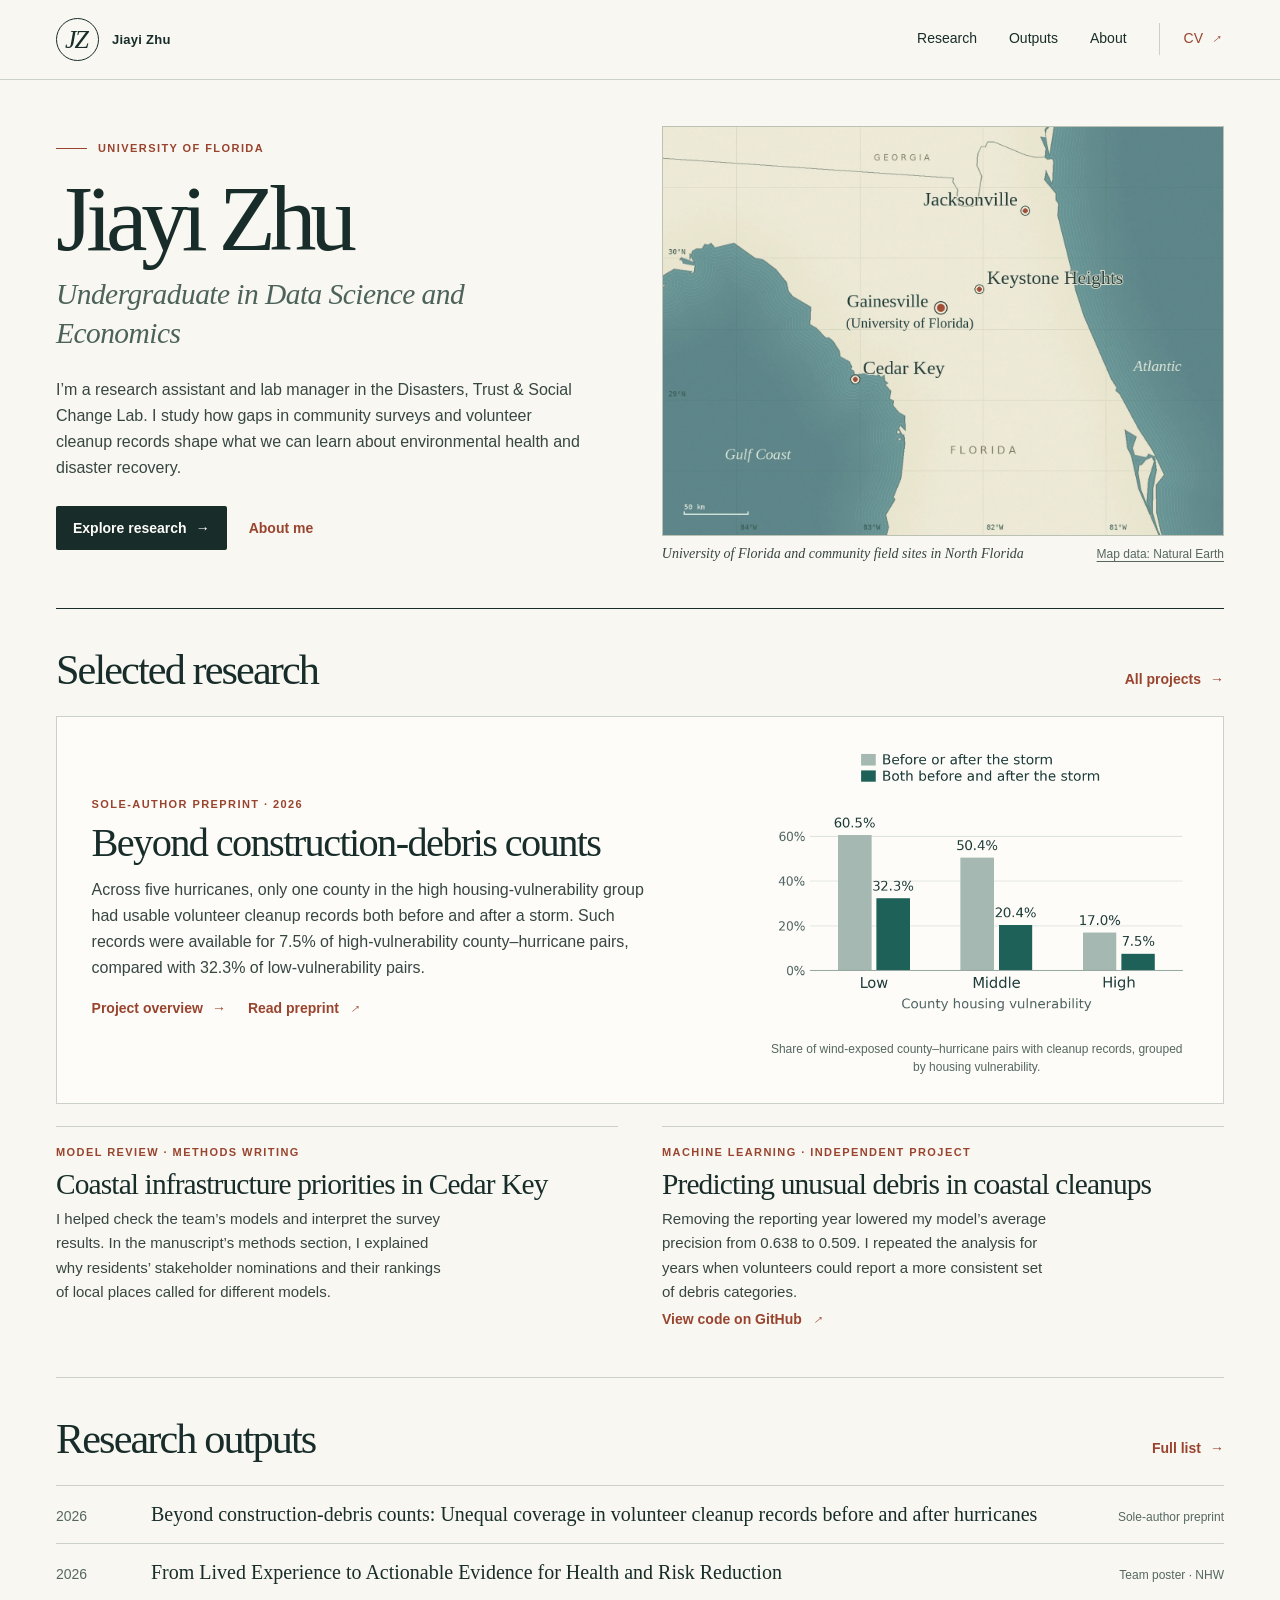
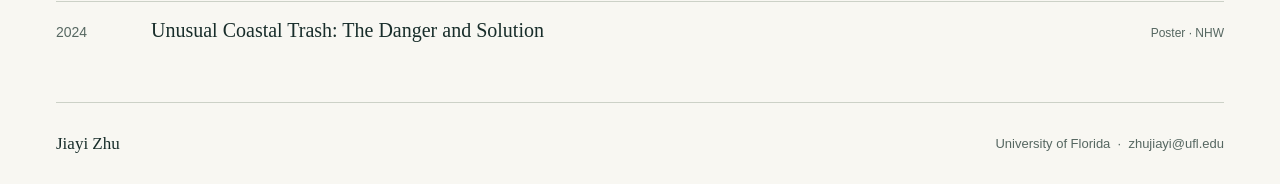
<file: index.html>
<!doctype html>
<html lang="en"><head><meta charset="utf-8"><meta name="viewport" content="width=device-width,initial-scale=1">
<title>Research portfolio | Jiayi Zhu</title><meta name="description" content="Jiayi Zhu studies how data quality shapes research on coastal communities, disaster recovery, and environmental health.">
<meta name="theme-color" content="#f8f7f2"><link rel="stylesheet" href="assets/site.css">
<meta property="og:type" content="website">
<meta property="og:url" content="https://jyz4396.github.io/">
<meta property="og:title" content="Jiayi Zhu | Research Portfolio">
<meta property="og:description" content="Research on coastal communities, disaster recovery, and environmental health at the University of Florida.">
<meta property="og:image" content="https://jyz4396.github.io/assets/portfolio-cover.png">
<meta property="og:image:type" content="image/png">
<meta property="og:image:width" content="1200">
<meta property="og:image:height" content="630">
<meta property="og:image:alt" content="Jiayi Zhu, Research Portfolio, University of Florida, alongside a map of North Florida field sites.">
<meta name="twitter:card" content="summary_large_image">
<meta name="twitter:title" content="Jiayi Zhu | Research Portfolio">
<meta name="twitter:description" content="Research on coastal communities, disaster recovery, and environmental health at the University of Florida.">
<meta name="twitter:image" content="https://jyz4396.github.io/assets/portfolio-cover.png">
<meta name="twitter:image:alt" content="Jiayi Zhu, Research Portfolio, University of Florida, alongside a map of North Florida field sites.">
</head>
<body><a class="skip" href="#main">Skip to content</a><header><div class="wrap top"><a href="index.html" class="brand" aria-label="Jiayi Zhu, home"><span class="monogram" aria-hidden="true">JZ</span><span class="brand-label">Jiayi Zhu</span></a><nav aria-label="Main navigation"><a href="research.html">Research</a><a href="outputs.html">Outputs</a><a href="about.html">About</a><a class="cv-link" href="assets/jiayi-zhu-cv.pdf">CV <span class="arrow ext" aria-hidden="true">→</span></a></nav></div></header>
<main id="main" class="wrap"><section class="hero" aria-labelledby="name"><div><div class="eyebrow">University of Florida</div><h1 id="name">Jiayi Zhu</h1><div class="field">Undergraduate in Data Science and Economics</div>
<p class="hero-copy">I’m a research assistant and lab manager in the Disasters, Trust &amp; Social Change Lab. I study how gaps in community surveys and volunteer cleanup records shape what we can learn about environmental health and disaster recovery.</p>
<div class="hero-actions"><a class="btn" href="research.html">Explore research<span class="arrow" aria-hidden="true">→</span></a><a class="text-link" href="about.html">About me</a></div></div>
<figure class="plate"><img class="hero-image" src="assets/coast.webp?v=uf-red" width="1440" height="1050" fetchpriority="high" alt="Map of North Florida. The red dot with an outer ring marks the University of Florida in Gainesville. The other red dots mark the community field sites in Cedar Key, Keystone Heights, and Jacksonville."><figcaption><span class="cap">University of Florida and community field sites in North Florida</span><a href="https://www.naturalearthdata.com/downloads/10m-cultural-vectors/10m-admin-1-states-provinces/">Map data: Natural Earth</a></figcaption></figure></section><section class="block"><div class="section-title"><h2>Selected research</h2><a class="text-link" href="research.html">All projects<span class="arrow" aria-hidden="true">→</span></a></div>
<article class="feature"><div><div class="kicker">Sole-author preprint · 2026</div><h3><a class="title-link" href="research/construction-debris.html">Beyond construction-debris counts</a></h3><p>Across five hurricanes, only one county in the high housing-vulnerability group had usable volunteer cleanup records both before and after a storm. Such records were available for 7.5% of high-vulnerability county–hurricane pairs, compared with 32.3% of low-vulnerability pairs.</p><div class="action-row"><a class="text-link" href="research/construction-debris.html">Project overview<span class="arrow" aria-hidden="true">→</span></a><a class="text-link" href="https://www.researchgate.net/publication/418260708_Beyond_construction-debris_counts_Unequal_coverage_in_volunteer_cleanup_records_before_and_after_hurricanes">Read preprint<span class="arrow ext" aria-hidden="true">→</span></a></div></div><figure class="fig-mini"><img src="assets/cleanup-coverage.png" alt="Percentage of wind-exposed county–hurricane pairs with a cleanup record before or after the storm, followed by the percentage with usable debris counts in both periods. Low vulnerability: 60.5% and 32.3%. Middle: 50.4% and 20.4%. High: 17.0% and 7.5%." width="1440" height="1008"><figcaption>Share of wind-exposed county–hurricane pairs with cleanup records, grouped by housing vulnerability.</figcaption></figure></article>
<figure class="plate mobile-study-map"><img class="hero-image" src="assets/coast.webp?v=uf-red" width="1440" height="1050" loading="lazy" alt="Map of North Florida. The red dot with an outer ring marks the University of Florida in Gainesville. The other red dots mark the community field sites in Cedar Key, Keystone Heights, and Jacksonville."><figcaption><span class="cap">University of Florida and community field sites in North Florida</span><a href="https://www.naturalearthdata.com/downloads/10m-cultural-vectors/10m-admin-1-states-provinces/">Map data: Natural Earth</a></figcaption></figure>
<div class="mini-grid"><article class="mini"><div class="kicker">Model review · Methods writing</div><h3><a class="title-link" href="research/cedar-key.html">Coastal infrastructure priorities in Cedar Key</a></h3><p>I helped check the team’s models and interpret the survey results. In the manuscript’s methods section, I explained why residents’ stakeholder nominations and their rankings of local places called for different models.</p></article><article class="mini"><div class="kicker">Machine learning · Independent project</div><h3><a class="title-link" href="research/unusual-debris-modeling.html">Predicting unusual debris in coastal cleanups</a></h3><p>Removing the reporting year lowered my model’s average precision from 0.638 to 0.509. I repeated the analysis for years when volunteers could report a more consistent set of debris categories.</p><a class="text-link" href="https://github.com/JYZ4396/unusual-coastal-trash-ml">View code on GitHub<span class="arrow ext" aria-hidden="true">→</span></a></article></div></section>
<section class="block"><div class="section-title"><h2>Research outputs</h2><a class="text-link" href="outputs.html">Full list<span class="arrow" aria-hidden="true">→</span></a></div>
<div class="pubrow"><div class="year">2026</div><a class="pubname" href="https://www.researchgate.net/publication/418260708_Beyond_construction-debris_counts_Unequal_coverage_in_volunteer_cleanup_records_before_and_after_hurricanes">Beyond construction-debris counts: Unequal coverage in volunteer cleanup records before and after hurricanes</a><span class="pub-type">Sole-author preprint</span></div><div class="pubrow"><div class="year">2026</div><a class="pubname" href="outputs.html#nhw-2026">From Lived Experience to Actionable Evidence for Health and Risk Reduction</a><span class="pub-type">Team poster · NHW</span></div><div class="pubrow"><div class="year">2024</div><a class="pubname" href="assets/nhw-2024-coastal-trash.pdf">Unusual Coastal Trash: The Danger and Solution</a><span class="pub-type">Poster · NHW</span></div></section></main><footer><div class="wrap"><strong>Jiayi Zhu</strong><span>University of Florida &nbsp;·&nbsp; <a href="mailto:zhujiayi@ufl.edu">zhujiayi@ufl.edu</a></span></div></footer></body></html>
</file>
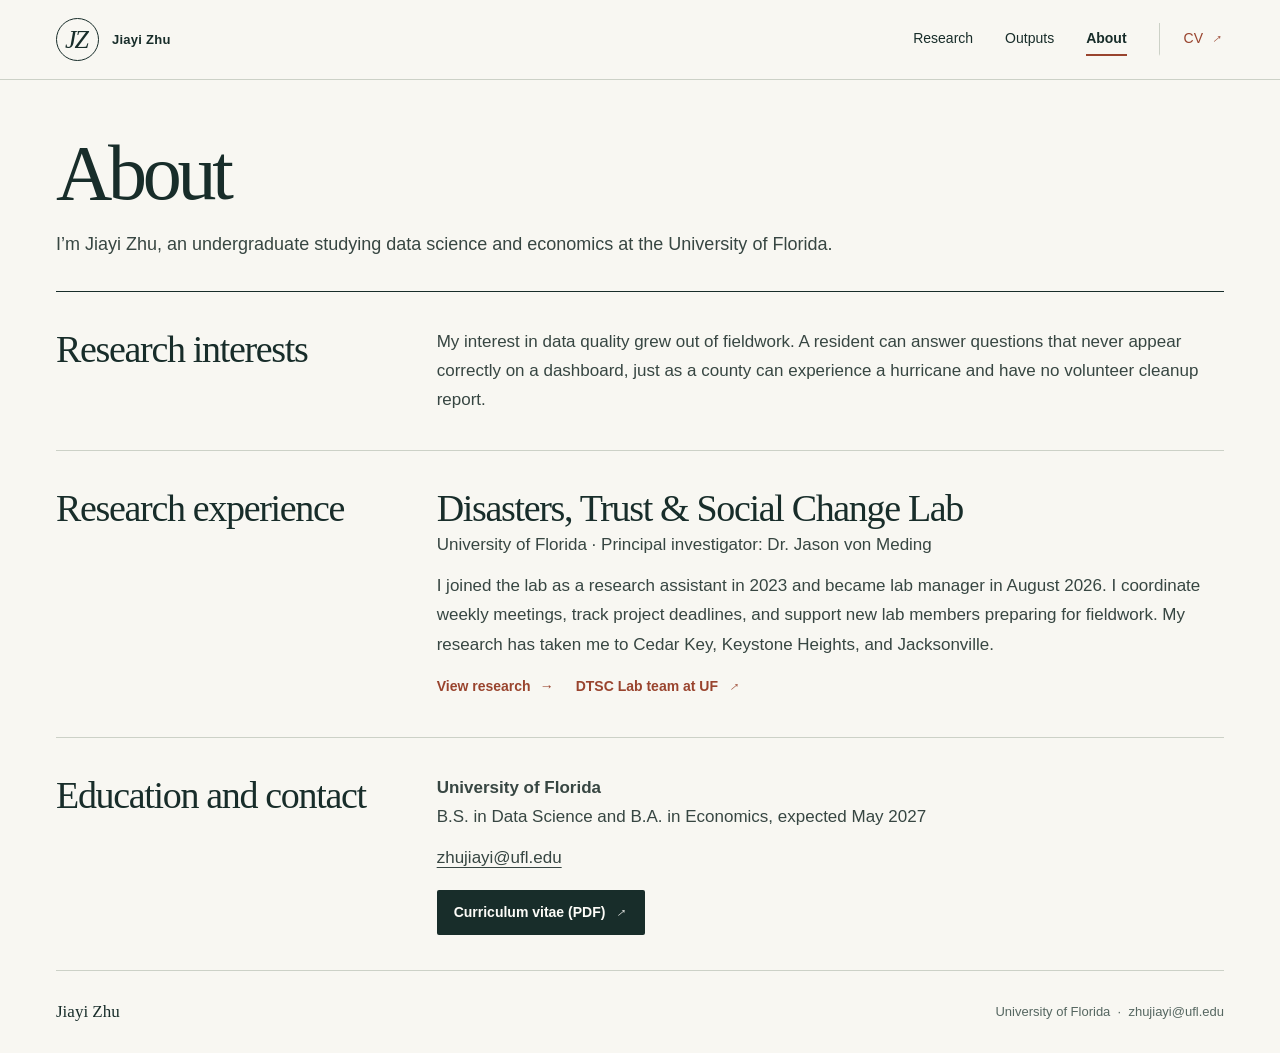
<file: about.html>
<!doctype html>
<html lang="en"><head><meta charset="utf-8"><meta name="viewport" content="width=device-width,initial-scale=1">
<title>About | Jiayi Zhu</title><meta name="description" content="Education, fieldwork, research experience, and curriculum vitae for Jiayi Zhu.">
<meta name="theme-color" content="#f8f7f2"><link rel="stylesheet" href="assets/site.css"></head>
<body><a class="skip" href="#main">Skip to content</a><header><div class="wrap top"><a href="index.html" class="brand" aria-label="Jiayi Zhu, home"><span class="monogram" aria-hidden="true">JZ</span><span class="brand-label">Jiayi Zhu</span></a><nav aria-label="Main navigation"><a href="research.html">Research</a><a href="outputs.html">Outputs</a><a href="about.html" aria-current="page">About</a><a class="cv-link" href="assets/jiayi-zhu-cv.pdf">CV <span class="arrow ext" aria-hidden="true">→</span></a></nav></div></header>
<main id="main" class="wrap"><div class="page-head"><h1>About</h1><p class="deck">I’m Jiayi Zhu, an undergraduate studying data science and economics at the University of Florida.</p></div>
<section class="indexgroup"><h2>Research interests</h2><div class="about-text"><p>My interest in data quality grew out of fieldwork. A resident can answer questions that never appear correctly on a dashboard, just as a county can experience a hurricane and have no volunteer cleanup report.</p></div></section>
<section class="indexgroup"><h2>Research experience</h2><div class="about-text"><h3 class="about-label">Disasters, Trust &amp; Social Change Lab</h3><p>University of Florida · Principal investigator: Dr. Jason von Meding</p><p>I joined the lab as a research assistant in 2023 and became lab manager in August 2026. I coordinate weekly meetings, track project deadlines, and support new lab members preparing for fieldwork. My research has taken me to Cedar Key, Keystone Heights, and Jacksonville.</p><div class="action-row" style="margin-block-start: 0.75rem">
  <a class="text-link" href="research.html">View research<span class="arrow" aria-hidden="true">→</span></a>
  <a class="text-link" href="https://dcp.ufl.edu/fiber/disasters-trust-and-social-change-lab/team/">DTSC Lab team at UF<span class="arrow ext" aria-hidden="true">→</span></a>
</div></div></section>
<section class="indexgroup"><h2>Education and contact</h2><div class="about-text"><p><strong>University of Florida</strong><br>B.S. in Data Science and B.A. in Economics, expected May 2027</p><p><a href="mailto:zhujiayi@ufl.edu">zhujiayi@ufl.edu</a></p><a class="btn" href="assets/jiayi-zhu-cv.pdf">Curriculum vitae (PDF)<span class="arrow ext" aria-hidden="true">→</span></a></div></section></main><footer><div class="wrap"><strong>Jiayi Zhu</strong><span>University of Florida &nbsp;·&nbsp; <a href="mailto:zhujiayi@ufl.edu">zhujiayi@ufl.edu</a></span></div></footer></body></html>
</file>
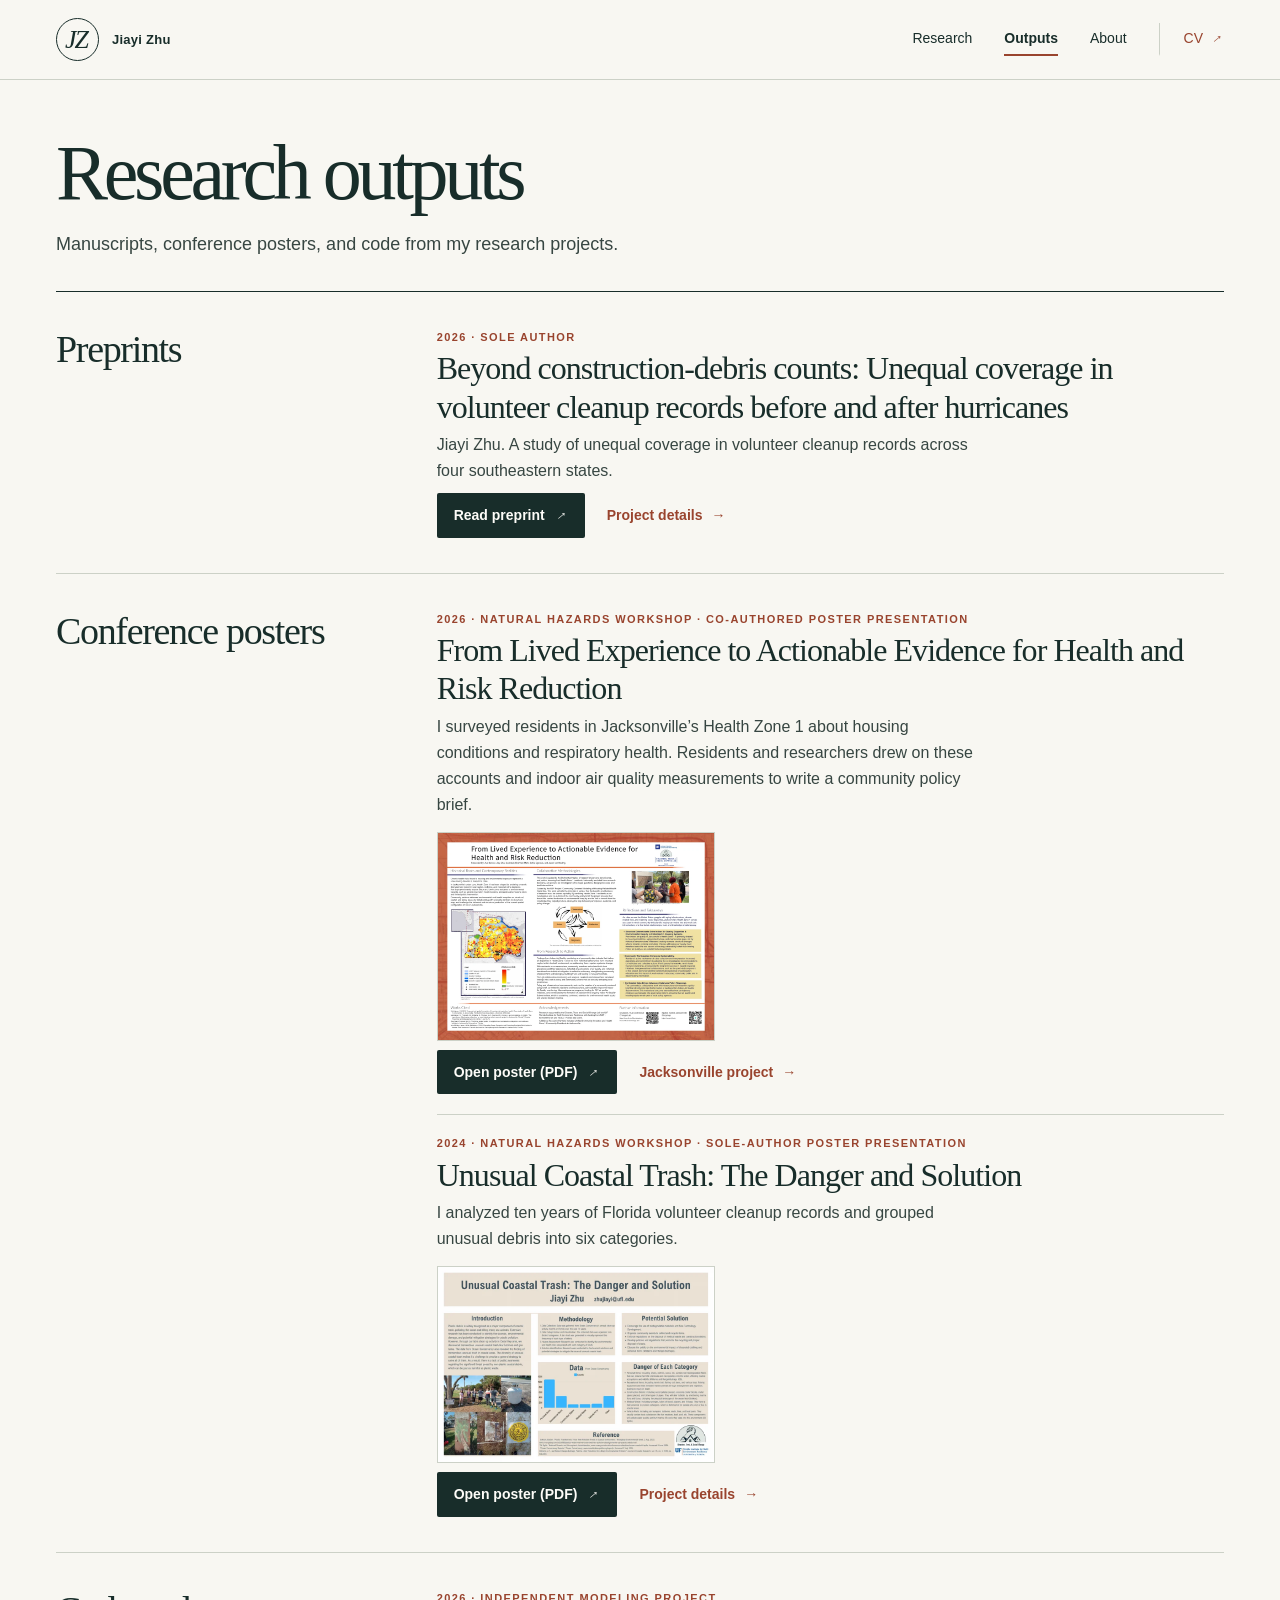
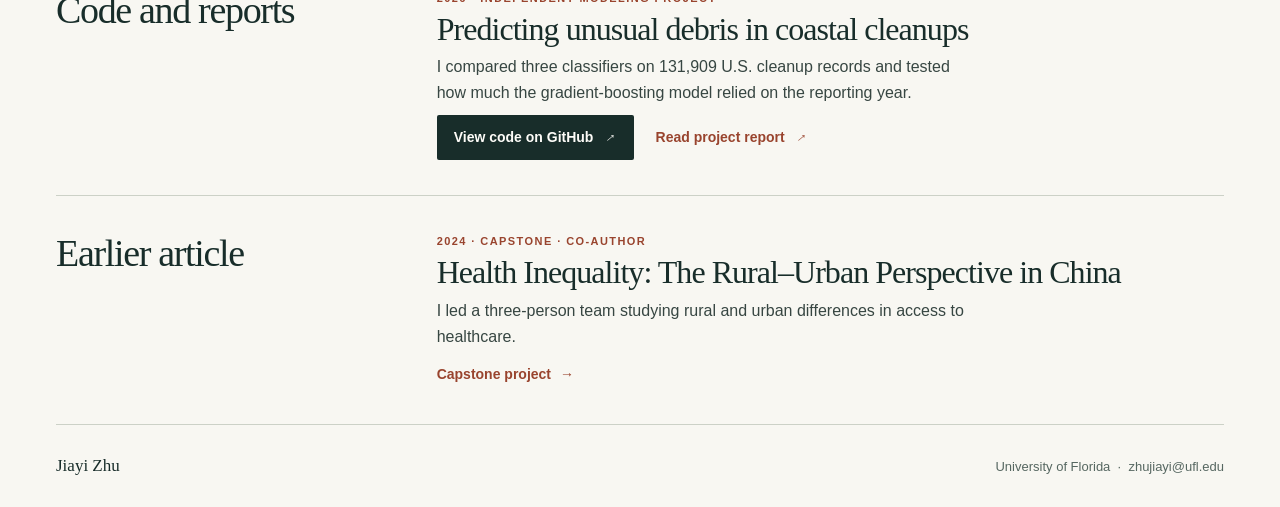
<file: outputs.html>
<!doctype html>
<html lang="en"><head><meta charset="utf-8"><meta name="viewport" content="width=device-width,initial-scale=1">
<title>Research outputs | Jiayi Zhu</title><meta name="description" content="Research preprint, Natural Hazards Workshop posters, machine learning code and report, and an earlier capstone article.">
<meta name="theme-color" content="#f8f7f2"><link rel="stylesheet" href="assets/site.css"></head>
<body><a class="skip" href="#main">Skip to content</a><header><div class="wrap top"><a href="index.html" class="brand" aria-label="Jiayi Zhu, home"><span class="monogram" aria-hidden="true">JZ</span><span class="brand-label">Jiayi Zhu</span></a><nav aria-label="Main navigation"><a href="research.html">Research</a><a href="outputs.html" aria-current="page">Outputs</a><a href="about.html">About</a><a class="cv-link" href="assets/jiayi-zhu-cv.pdf">CV <span class="arrow ext" aria-hidden="true">→</span></a></nav></div></header>
<main id="main" class="wrap"><div class="page-head"><h1>Research outputs</h1><p class="deck">Manuscripts, conference posters, and code from my research projects.</p></div><section class="outputgroup"><h2>Preprints</h2><div><article class="output" id="preprint"><div class="kicker">2026 · Sole author</div><h3>Beyond construction-debris counts: Unequal coverage in volunteer cleanup records before and after hurricanes</h3><p>Jiayi Zhu. A study of unequal coverage in volunteer cleanup records across four southeastern states.</p><div class="action-row"><a class="btn" href="https://www.researchgate.net/publication/418260708_Beyond_construction-debris_counts_Unequal_coverage_in_volunteer_cleanup_records_before_and_after_hurricanes">Read preprint<span class="arrow ext" aria-hidden="true">→</span></a><a class="text-link" href="research/construction-debris.html">Project details<span class="arrow" aria-hidden="true">→</span></a></div></article></div></section><section class="outputgroup"><h2>Conference posters</h2><div><article class="output" id="nhw-2026"><div class="kicker">2026 · Natural Hazards Workshop · Co-authored poster presentation</div><h3>From Lived Experience to Actionable Evidence for Health and Risk Reduction</h3>
<p>I surveyed residents in Jacksonville’s Health Zone 1 about housing conditions and respiratory health. Residents and researchers drew on these accounts and indoor air quality measurements to write a community policy brief.</p>
<a class="thumb" href="assets/nhw-2026-jacksonville.pdf"><img src="assets/nhw-2026-jacksonville.webp" alt="Open the Jacksonville Health Zone 1 poster (PDF)" width="1000" height="750" style="height:auto" loading="lazy"></a>
<div class="action-row"><a class="btn" href="assets/nhw-2026-jacksonville.pdf">Open poster (PDF)<span class="arrow ext" aria-hidden="true">→</span></a><a class="text-link" href="research/jacksonville.html">Jacksonville project<span class="arrow" aria-hidden="true">→</span></a></div></article><article class="output" id="nhw-2024"><div class="kicker">2024 · Natural Hazards Workshop · Sole-author poster presentation</div><h3>Unusual Coastal Trash: The Danger and Solution</h3><p>I analyzed ten years of Florida volunteer cleanup records and grouped unusual debris into six categories.</p><a class="thumb" href="assets/nhw-2024-coastal-trash.pdf"><img src="assets/nhw-2024-coastal-trash.webp" loading="lazy" alt="Open the original 2024 coastal trash poster PDF"></a><div class="action-row"><a class="btn" href="assets/nhw-2024-coastal-trash.pdf">Open poster (PDF)<span class="arrow ext" aria-hidden="true">→</span></a><a class="text-link" href="research/unusual-coastal-trash.html">Project details<span class="arrow" aria-hidden="true">→</span></a></div></article></div></section><section class="outputgroup"><h2>Code and reports</h2><div><article class="output" id="coastal-debris-ml"><div class="kicker">2026 · Independent modeling project</div><h3>Predicting unusual debris in coastal cleanups</h3><p>I compared three classifiers on 131,909 U.S. cleanup records and tested how much the gradient-boosting model relied on the reporting year.</p><div class="action-row"><a class="btn" href="https://github.com/JYZ4396/unusual-coastal-trash-ml">View code on GitHub<span class="arrow ext" aria-hidden="true">→</span></a><a class="text-link" href="https://github.com/JYZ4396/unusual-coastal-trash-ml/blob/main/reports/Report%20for%20Unusual%20Coastal%20Trash%20Machine%20Learning%20Project.pdf">Read project report<span class="arrow ext" aria-hidden="true">→</span></a></div></article></div></section><section class="outputgroup"><h2>Earlier article</h2><div><article class="output" id="china"><div class="kicker">2024 · Capstone · Co-author</div><h3>Health Inequality: The Rural–Urban Perspective in China</h3><p>I led a three-person team studying rural and urban differences in access to healthcare.</p><div class="action-row"><a class="text-link" href="research/rural-urban-health.html">Capstone project<span class="arrow" aria-hidden="true">→</span></a></div></article></div></section></main><footer><div class="wrap"><strong>Jiayi Zhu</strong><span>University of Florida &nbsp;·&nbsp; <a href="mailto:zhujiayi@ufl.edu">zhujiayi@ufl.edu</a></span></div></footer></body></html>
</file>
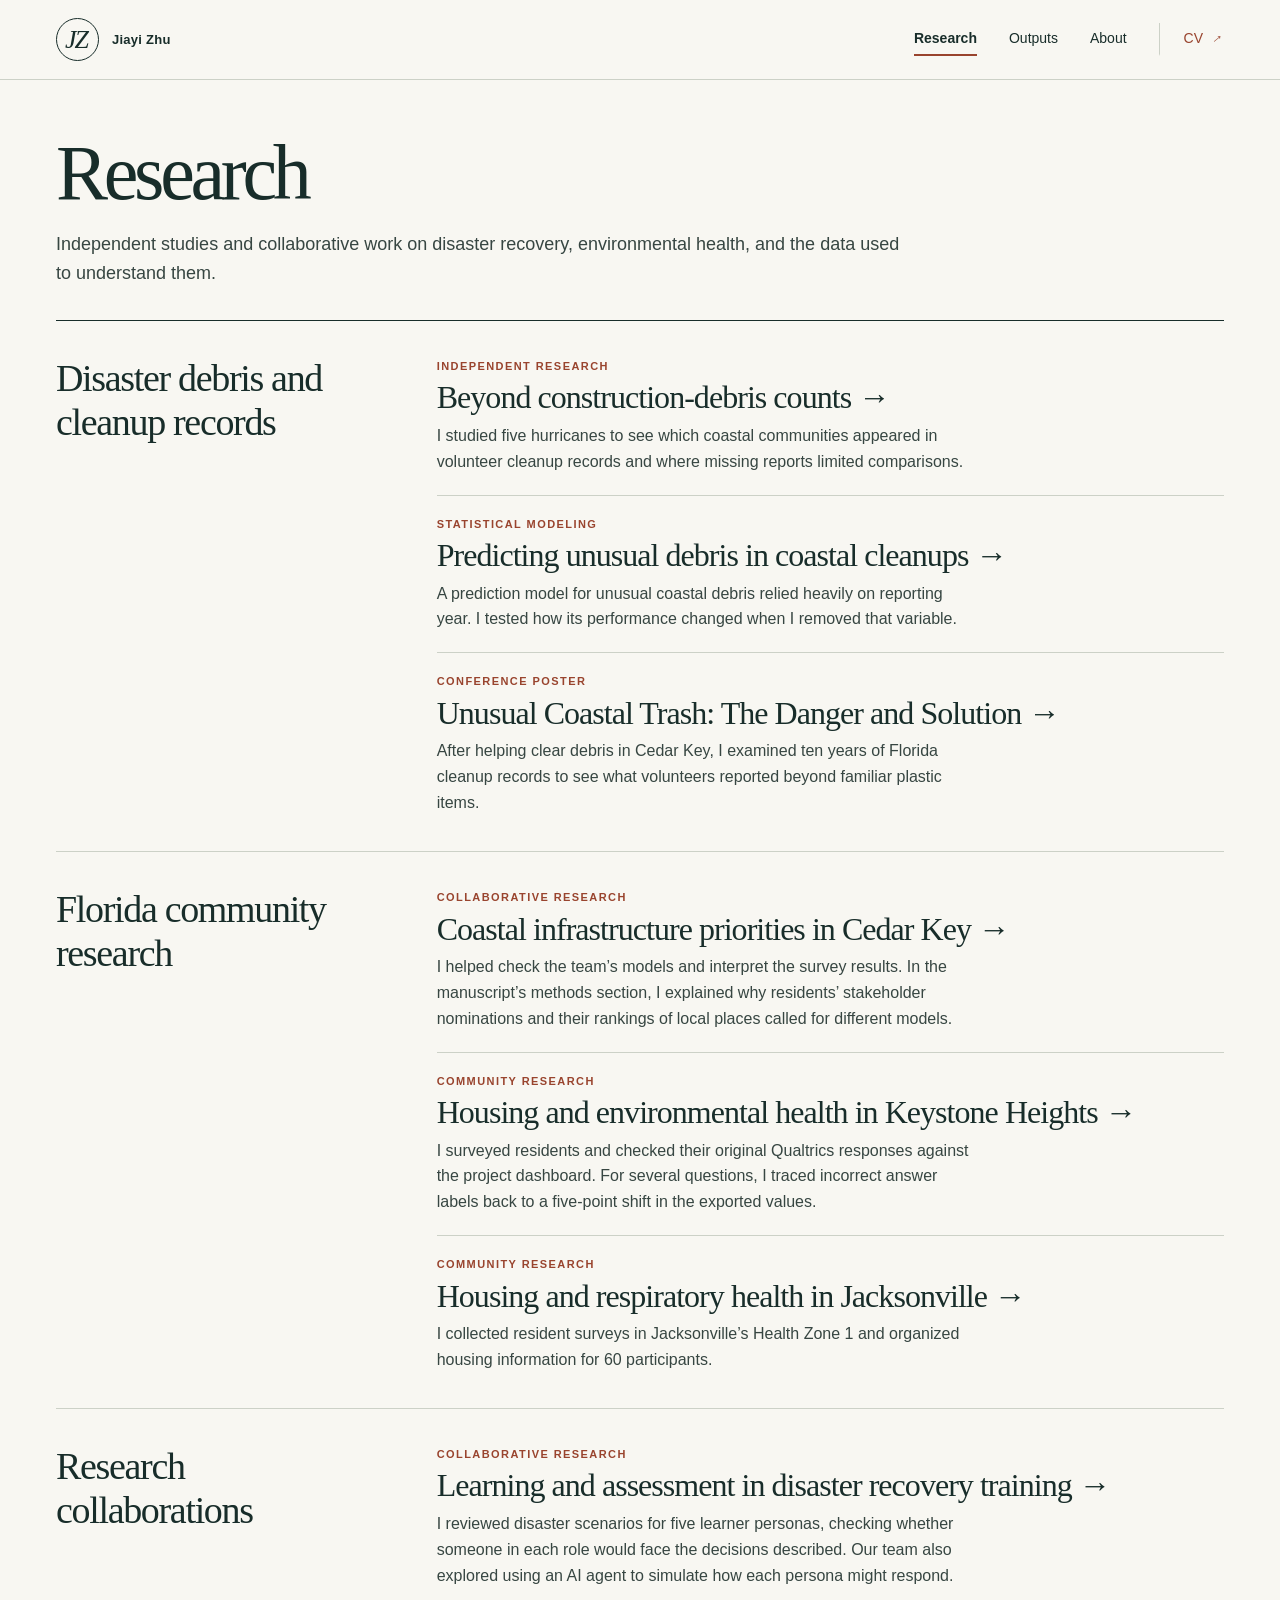
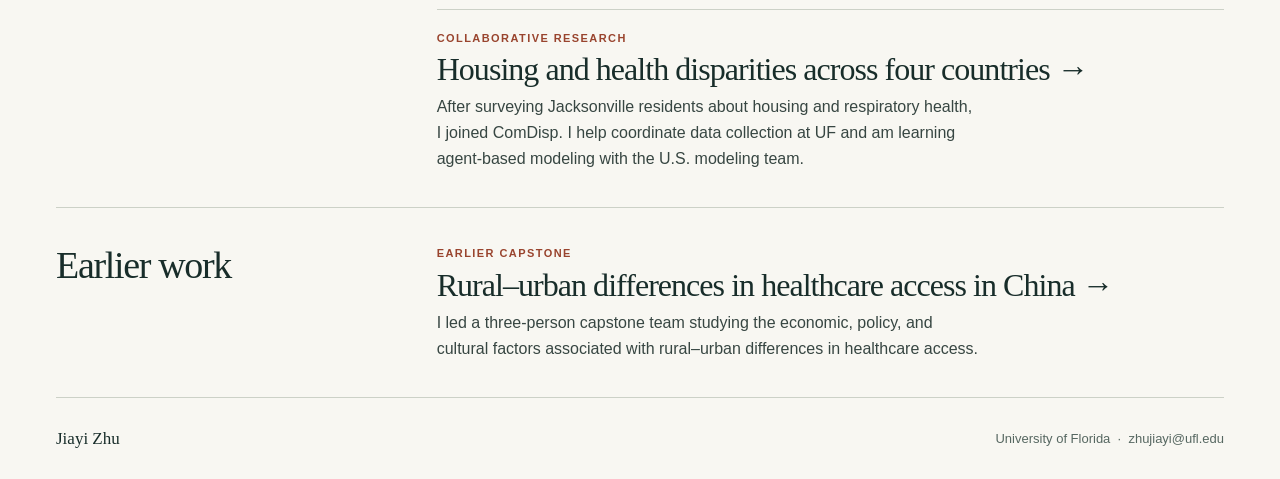
<file: research.html>
<!doctype html>
<html lang="en"><head><meta charset="utf-8"><meta name="viewport" content="width=device-width,initial-scale=1">
<title>Research | Jiayi Zhu</title><meta name="description" content="Research projects, methods, and individual contributions.">
<meta name="theme-color" content="#f8f7f2"><link rel="stylesheet" href="assets/site.css"></head>
<body><a class="skip" href="#main">Skip to content</a><header><div class="wrap top"><a href="index.html" class="brand" aria-label="Jiayi Zhu, home"><span class="monogram" aria-hidden="true">JZ</span><span class="brand-label">Jiayi Zhu</span></a><nav aria-label="Main navigation"><a href="research.html" aria-current="page">Research</a><a href="outputs.html">Outputs</a><a href="about.html">About</a><a class="cv-link" href="assets/jiayi-zhu-cv.pdf">CV <span class="arrow ext" aria-hidden="true">→</span></a></nav></div></header>
<main id="main" class="wrap"><div class="page-head"><h1>Research</h1><p class="deck">Independent studies and collaborative work on disaster recovery, environmental health, and the data used to understand them.</p></div><section class="indexgroup"><h2>Disaster debris and cleanup records</h2><div><article class="indexitem"><div class="kicker">Independent research</div><h3><a class="title-link" href="research/construction-debris.html">Beyond construction-debris counts<span class="arrow" aria-hidden="true">→</span></a></h3><p>I studied five hurricanes to see which coastal communities appeared in volunteer cleanup records and where missing reports limited comparisons.</p></article><article class="indexitem"><div class="kicker">Statistical modeling</div><h3><a class="title-link" href="research/unusual-debris-modeling.html">Predicting unusual debris in coastal cleanups<span class="arrow" aria-hidden="true">→</span></a></h3><p>A prediction model for unusual coastal debris relied heavily on reporting year. I tested how its performance changed when I removed that variable.</p></article><article class="indexitem"><div class="kicker">Conference poster</div><h3><a class="title-link" href="research/unusual-coastal-trash.html">Unusual Coastal Trash: The Danger and Solution<span class="arrow" aria-hidden="true">→</span></a></h3><p>After helping clear debris in Cedar Key, I examined ten years of Florida cleanup records to see what volunteers reported beyond familiar plastic items.</p></article></div></section><section class="indexgroup"><h2>Florida community research</h2><div><article class="indexitem"><div class="kicker">Collaborative research</div><h3><a class="title-link" href="research/cedar-key.html">Coastal infrastructure priorities in Cedar Key<span class="arrow" aria-hidden="true">→</span></a></h3><p>I helped check the team’s models and interpret the survey results. In the manuscript’s methods section, I explained why residents’ stakeholder nominations and their rankings of local places called for different models.</p></article><article class="indexitem"><div class="kicker">Community research</div><h3><a class="title-link" href="research/keystone-heights.html">Housing and environmental health in Keystone Heights<span class="arrow" aria-hidden="true">→</span></a></h3><p>I surveyed residents and checked their original Qualtrics responses against the project dashboard. For several questions, I traced incorrect answer labels back to a five-point shift in the exported values.</p></article><article class="indexitem"><div class="kicker">Community research</div><h3><a class="title-link" href="research/jacksonville.html">Housing and respiratory health in Jacksonville<span class="arrow" aria-hidden="true">→</span></a></h3><p>I collected resident surveys in Jacksonville’s Health Zone 1 and organized housing information for 60 participants.</p></article></div></section><section class="indexgroup"><h2>Research collaborations</h2><div><article class="indexitem"><div class="kicker">Collaborative research</div><h3><a class="title-link" href="research/gc-create.html">Learning and assessment in disaster recovery training<span class="arrow" aria-hidden="true">→</span></a></h3><p>I reviewed disaster scenarios for five learner personas, checking whether someone in each role would face the decisions described. Our team also explored using an AI agent to simulate how each persona might respond.</p></article><article class="indexitem"><div class="kicker">Collaborative research</div><h3><a class="title-link" href="research/comdisp.html">Housing and health disparities across four countries<span class="arrow" aria-hidden="true">→</span></a></h3><p>After surveying Jacksonville residents about housing and respiratory health, I joined ComDisp. I help coordinate data collection at UF and am learning agent-based modeling with the U.S. modeling team.</p></article></div></section><section class="indexgroup"><h2>Earlier work</h2><div><article class="indexitem"><div class="kicker">Earlier capstone</div><h3><a class="title-link" href="research/rural-urban-health.html">Rural–urban differences in healthcare access in China<span class="arrow" aria-hidden="true">→</span></a></h3><p>I led a three-person capstone team studying the economic, policy, and cultural factors associated with rural–urban differences in healthcare access.</p></article></div></section></main><footer><div class="wrap"><strong>Jiayi Zhu</strong><span>University of Florida &nbsp;·&nbsp; <a href="mailto:zhujiayi@ufl.edu">zhujiayi@ufl.edu</a></span></div></footer></body></html>
</file>
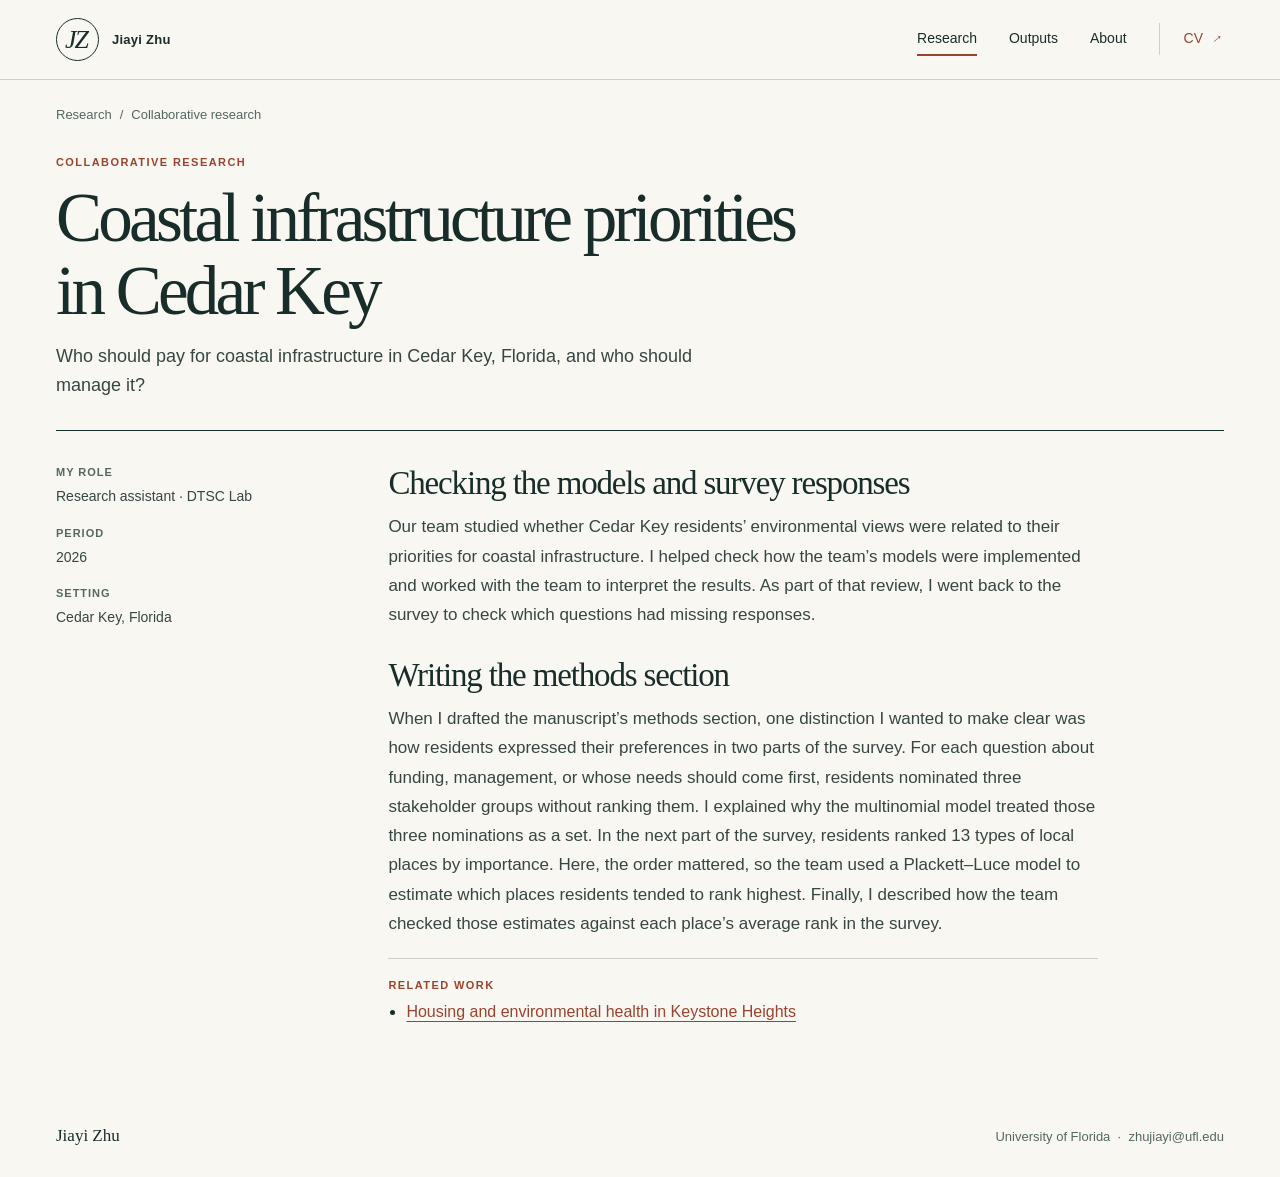
<file: research/cedar-key.html>
<!doctype html>
<html lang="en"><head><meta charset="utf-8"><meta name="viewport" content="width=device-width,initial-scale=1">
<title>Coastal infrastructure priorities in Cedar Key | Jiayi Zhu</title><meta name="description" content="I helped check the team’s models and interpret the survey results. In the manuscript’s methods section, I explained why residents’ stakeholder nominations and their rankings of local places called for different models.">
<meta name="theme-color" content="#f8f7f2"><link rel="stylesheet" href="../assets/site.css"></head>
<body><a class="skip" href="#main">Skip to content</a><header><div class="wrap top"><a href="../index.html" class="brand" aria-label="Jiayi Zhu, home"><span class="monogram" aria-hidden="true">JZ</span><span class="brand-label">Jiayi Zhu</span></a><nav aria-label="Main navigation"><a href="../research.html" aria-current="location">Research</a><a href="../outputs.html">Outputs</a><a href="../about.html">About</a><a class="cv-link" href="../assets/jiayi-zhu-cv.pdf">CV <span class="arrow ext" aria-hidden="true">→</span></a></nav></div></header>
<main id="main" class="wrap"><div class="crumb"><a href="../research.html">Research</a><span aria-hidden="true">/</span>Collaborative research</div><article><div class="article-head"><div class="kicker">Collaborative research</div><h1>Coastal infrastructure priorities in Cedar Key</h1><p class="deck">Who should pay for coastal infrastructure in Cedar Key, Florida, and who should manage it?</p></div><div class="article-layout"><aside aria-label="Project facts"><dl class="meta"><div><dt>My role</dt><dd>Research assistant · DTSC Lab</dd></div><div><dt>Period</dt><dd>2026</dd></div><div><dt>Setting</dt><dd>Cedar Key, Florida</dd></div></dl></aside><div class="prose"><h2>Checking the models and survey responses</h2><p>Our team studied whether Cedar Key residents’ environmental views were related to their priorities for coastal infrastructure. I helped check how the team’s models were implemented and worked with the team to interpret the results. As part of that review, I went back to the survey to check which questions had missing responses.</p><h2>Writing the methods section</h2><p>When I drafted the manuscript’s methods section, one distinction I wanted to make clear was how residents expressed their preferences in two parts of the survey. For each question about funding, management, or whose needs should come first, residents nominated three stakeholder groups without ranking them. I explained why the multinomial model treated those three nominations as a set. In the next part of the survey, residents ranked 13 types of local places by importance. Here, the order mattered, so the team used a Plackett–Luce model to estimate which places residents tended to rank highest. Finally, I described how the team checked those estimates against each place’s average rank in the survey.</p><div class="related"><div class="kicker">Related work</div><ul><li><a class="" href="keystone-heights.html">Housing and environmental health in Keystone Heights</a></li></ul></div></div></div></article></main><footer><div class="wrap"><strong>Jiayi Zhu</strong><span>University of Florida &nbsp;·&nbsp; <a href="mailto:zhujiayi@ufl.edu">zhujiayi@ufl.edu</a></span></div></footer></body></html>
</file>
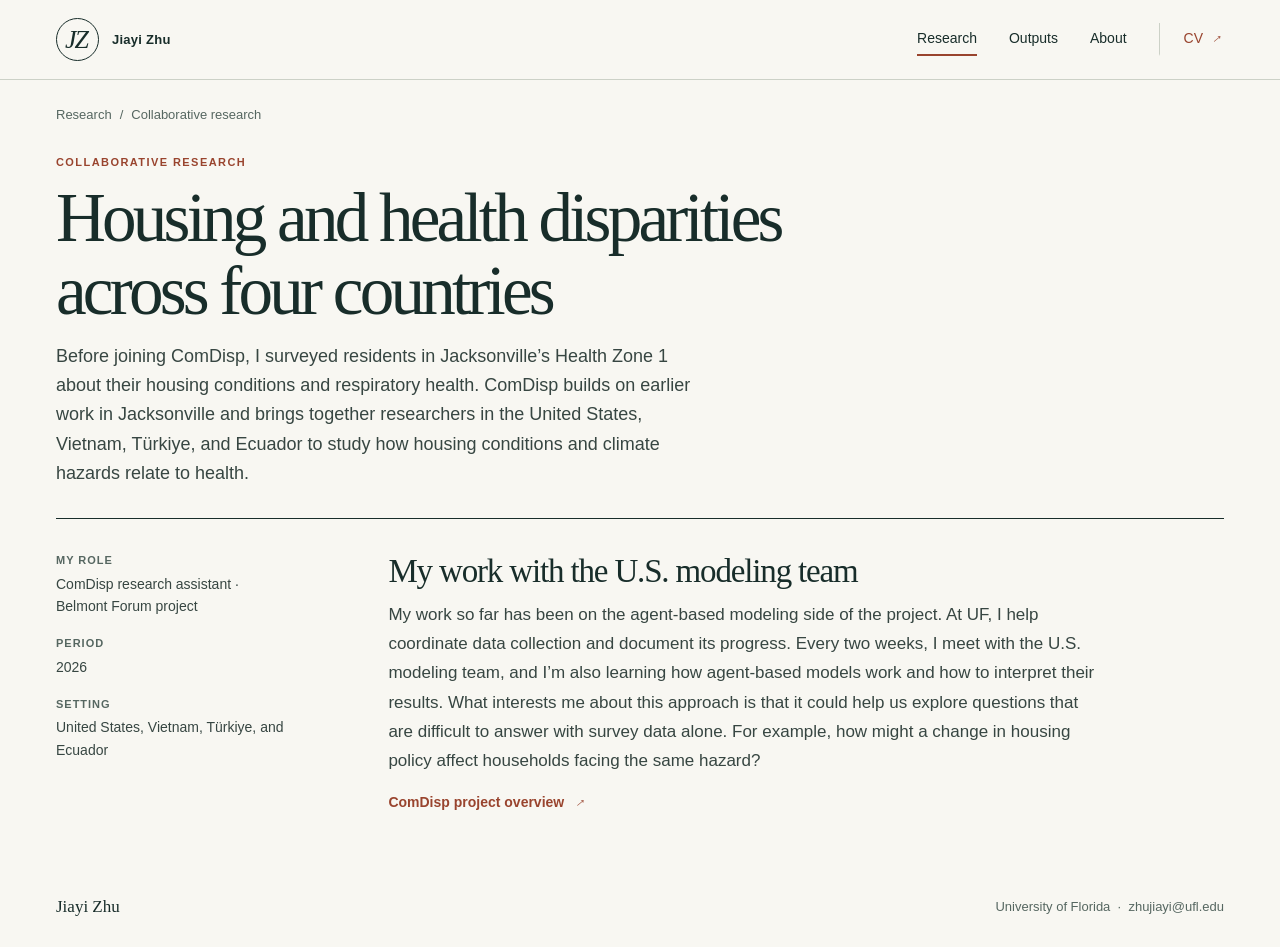
<file: research/comdisp.html>
<!doctype html>
<html lang="en"><head><meta charset="utf-8"><meta name="viewport" content="width=device-width,initial-scale=1">
<title>Housing and health disparities across four countries | Jiayi Zhu</title><meta name="description" content="After surveying Jacksonville residents about housing and respiratory health, I joined ComDisp. I help coordinate data collection at UF and am learning agent-based modeling with the U.S. modeling team.">
<meta name="theme-color" content="#f8f7f2"><link rel="stylesheet" href="../assets/site.css"></head>
<body><a class="skip" href="#main">Skip to content</a><header><div class="wrap top"><a href="../index.html" class="brand" aria-label="Jiayi Zhu, home"><span class="monogram" aria-hidden="true">JZ</span><span class="brand-label">Jiayi Zhu</span></a><nav aria-label="Main navigation"><a href="../research.html" aria-current="location">Research</a><a href="../outputs.html">Outputs</a><a href="../about.html">About</a><a class="cv-link" href="../assets/jiayi-zhu-cv.pdf">CV <span class="arrow ext" aria-hidden="true">→</span></a></nav></div></header>
<main id="main" class="wrap"><div class="crumb"><a href="../research.html">Research</a><span aria-hidden="true">/</span>Collaborative research</div><article><div class="article-head"><div class="kicker">Collaborative research</div><h1>Housing and health disparities across four countries</h1><p class="deck">Before joining ComDisp, I surveyed residents in Jacksonville’s Health Zone 1 about their housing conditions and respiratory health. ComDisp builds on earlier work in Jacksonville and brings together researchers in the United States, Vietnam, Türkiye, and Ecuador to study how housing conditions and climate hazards relate to health.</p></div><div class="article-layout"><aside aria-label="Project facts"><dl class="meta"><div><dt>My role</dt><dd>ComDisp research assistant · Belmont Forum project</dd></div><div><dt>Period</dt><dd>2026</dd></div><div><dt>Setting</dt><dd>United States, Vietnam, Türkiye, and Ecuador</dd></div></dl></aside><div class="prose"><h2>My work with the U.S. modeling team</h2><p>My work so far has been on the agent-based modeling side of the project. At UF, I help coordinate data collection and document its progress. Every two weeks, I meet with the U.S. modeling team, and I’m also learning how agent-based models work and how to interpret their results. What interests me about this approach is that it could help us explore questions that are difficult to answer with survey data alone. For example, how might a change in housing policy affect households facing the same hazard?</p>
<div class="action-row" style="margin-block-start: 0.75rem">
  <a class="text-link" href="https://dcp.ufl.edu/fiber/comdisp/">ComDisp project overview<span class="arrow ext" aria-hidden="true">→</span></a>
</div>
</div></div></article></main><footer><div class="wrap"><strong>Jiayi Zhu</strong><span>University of Florida &nbsp;·&nbsp; <a href="mailto:zhujiayi@ufl.edu">zhujiayi@ufl.edu</a></span></div></footer></body></html>
</file>
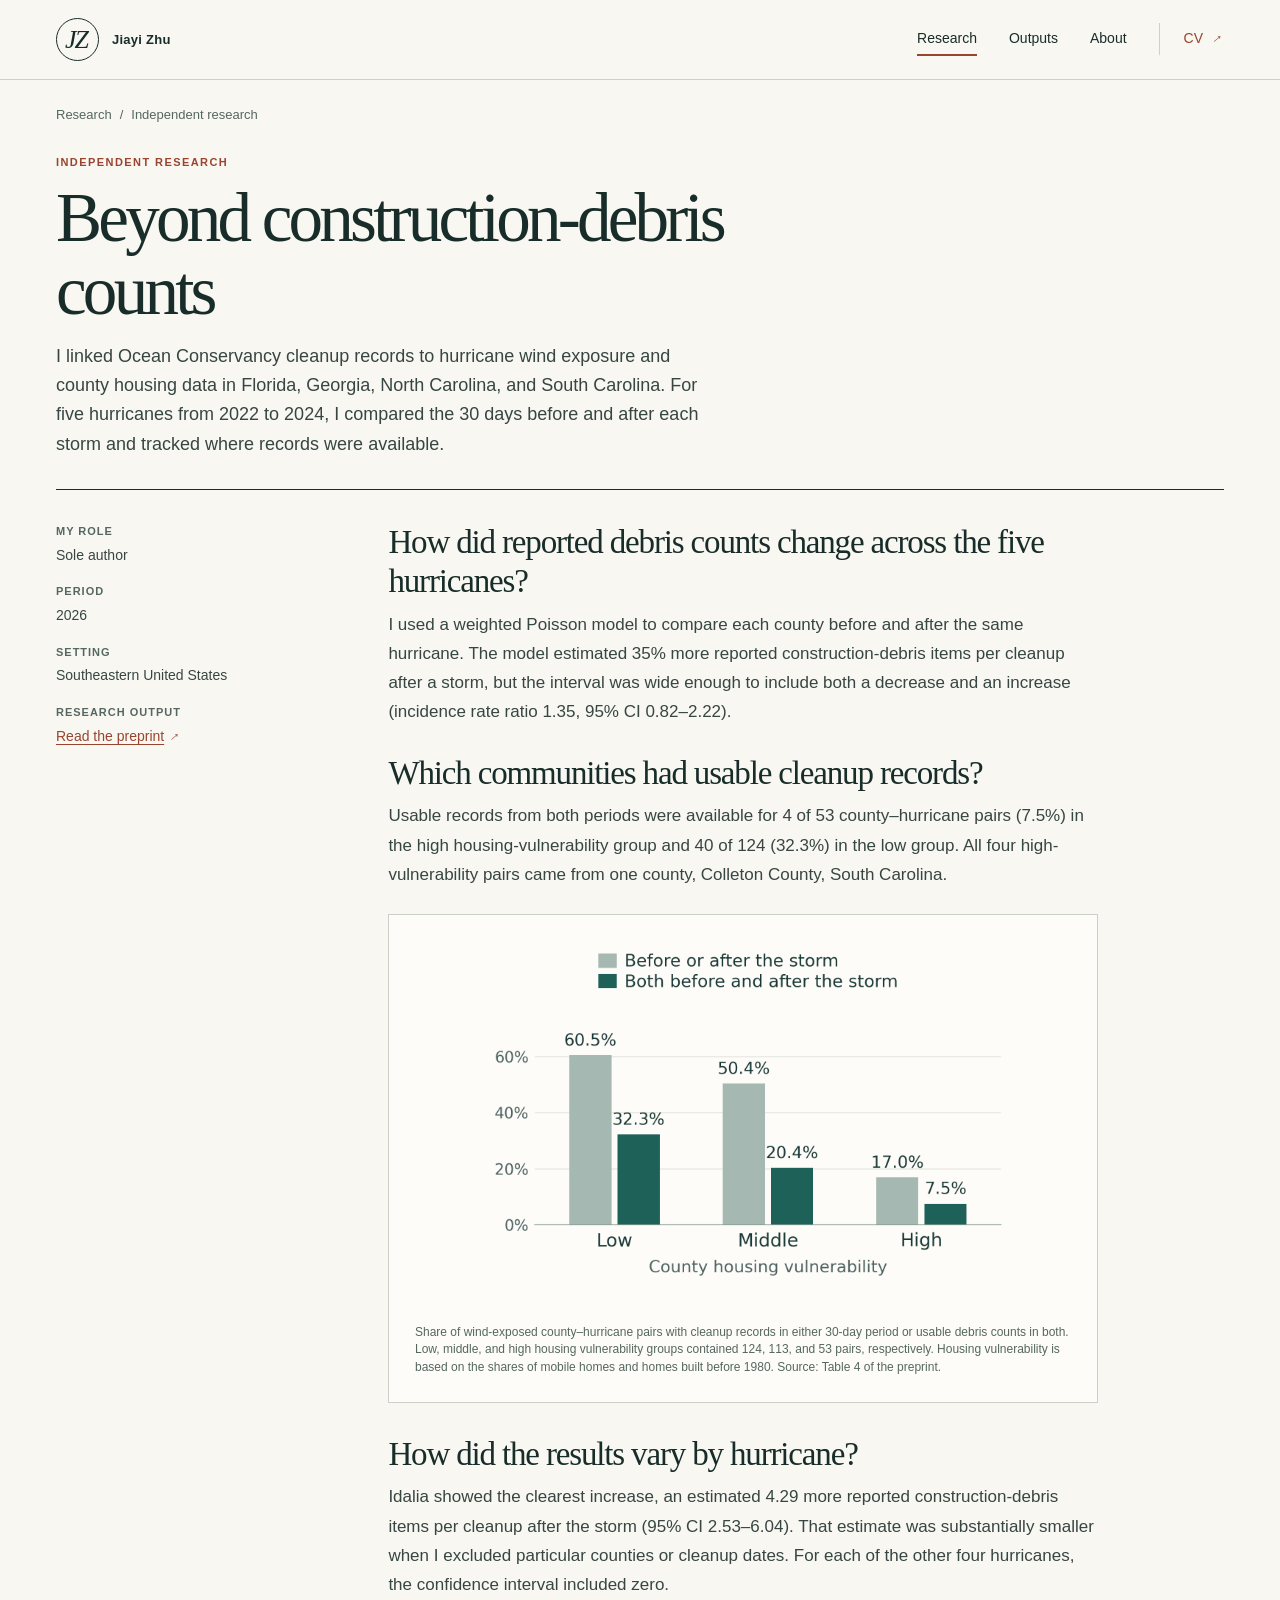
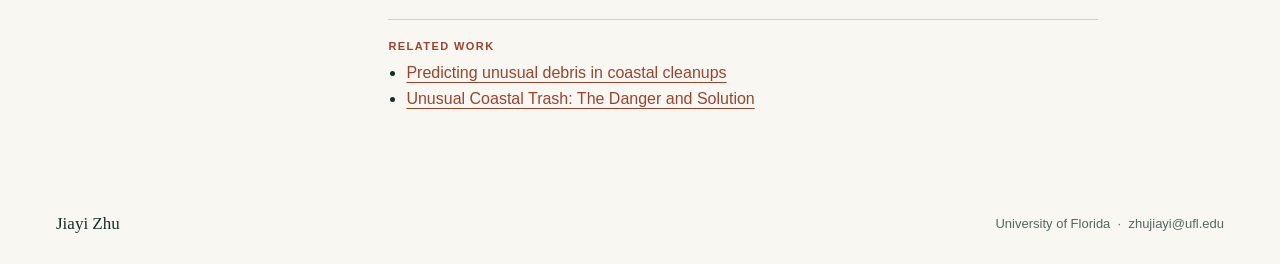
<file: research/construction-debris.html>
<!doctype html>
<html lang="en"><head><meta charset="utf-8"><meta name="viewport" content="width=device-width,initial-scale=1">
<title>Beyond construction-debris counts | Jiayi Zhu</title><meta name="description" content="I studied five hurricanes to see which coastal communities appeared in volunteer cleanup records and where missing reports limited comparisons.">
<meta name="theme-color" content="#f8f7f2"><link rel="stylesheet" href="../assets/site.css"></head>
<body><a class="skip" href="#main">Skip to content</a><header><div class="wrap top"><a href="../index.html" class="brand" aria-label="Jiayi Zhu, home"><span class="monogram" aria-hidden="true">JZ</span><span class="brand-label">Jiayi Zhu</span></a><nav aria-label="Main navigation"><a href="../research.html" aria-current="location">Research</a><a href="../outputs.html">Outputs</a><a href="../about.html">About</a><a class="cv-link" href="../assets/jiayi-zhu-cv.pdf">CV <span class="arrow ext" aria-hidden="true">→</span></a></nav></div></header>
<main id="main" class="wrap"><div class="crumb"><a href="../research.html">Research</a><span aria-hidden="true">/</span>Independent research</div><article><div class="article-head"><div class="kicker">Independent research</div><h1>Beyond construction-debris counts</h1><p class="deck">I linked Ocean Conservancy cleanup records to hurricane wind exposure and county housing data in Florida, Georgia, North Carolina, and South Carolina. For five hurricanes from 2022 to 2024, I compared the 30 days before and after each storm and tracked where records were available.</p></div><div class="article-layout"><aside aria-label="Project facts"><dl class="meta"><div><dt>My role</dt><dd>Sole author</dd></div><div><dt>Period</dt><dd>2026</dd></div><div><dt>Setting</dt><dd>Southeastern United States</dd></div><div><dt>Research output</dt><dd><a class="" href="https://www.researchgate.net/publication/418260708_Beyond_construction-debris_counts_Unequal_coverage_in_volunteer_cleanup_records_before_and_after_hurricanes">Read the preprint<span class="arrow ext" aria-hidden="true">→</span></a></dd></div></dl></aside><div class="prose">
<h2>How did reported debris counts change across the five hurricanes?</h2>
<p>I used a weighted Poisson model to compare each county before and after the same hurricane. The model estimated 35% more reported construction-debris items per cleanup after a storm, but the interval was wide enough to include both a decrease and an increase (incidence rate ratio 1.35, 95% CI 0.82–2.22).</p>
<h2>Which communities had usable cleanup records?</h2>
<p>Usable records from both periods were available for 4 of 53 county–hurricane pairs (7.5%) in the high housing-vulnerability group and 40 of 124 (32.3%) in the low group. All four high-vulnerability pairs came from one county, Colleton County, South Carolina.</p>
<figure class="fullfig"><img src="../assets/cleanup-coverage.png" alt="Percentage of wind-exposed county–hurricane pairs with a cleanup record before or after the storm, followed by the percentage with usable debris counts in both periods. Low vulnerability: 60.5% and 32.3%. Middle: 50.4% and 20.4%. High: 17.0% and 7.5%." width="1440" height="1008"><figcaption>Share of wind-exposed county–hurricane pairs with cleanup records in either 30-day period or usable debris counts in both. Low, middle, and high housing vulnerability groups contained 124, 113, and 53 pairs, respectively. Housing vulnerability is based on the shares of mobile homes and homes built before 1980. Source: Table 4 of the preprint.</figcaption></figure>
<h2>How did the results vary by hurricane?</h2>
<p>Idalia showed the clearest increase, an estimated 4.29 more reported construction-debris items per cleanup after the storm (95% CI 2.53–6.04). That estimate was substantially smaller when I excluded particular counties or cleanup dates. For each of the other four hurricanes, the confidence interval included zero.</p>
<div class="related"><div class="kicker">Related work</div><ul><li><a class="" href="unusual-debris-modeling.html">Predicting unusual debris in coastal cleanups</a></li><li><a class="" href="unusual-coastal-trash.html">Unusual Coastal Trash: The Danger and Solution</a></li></ul></div></div></div></article></main><footer><div class="wrap"><strong>Jiayi Zhu</strong><span>University of Florida &nbsp;·&nbsp; <a href="mailto:zhujiayi@ufl.edu">zhujiayi@ufl.edu</a></span></div></footer></body></html>
</file>
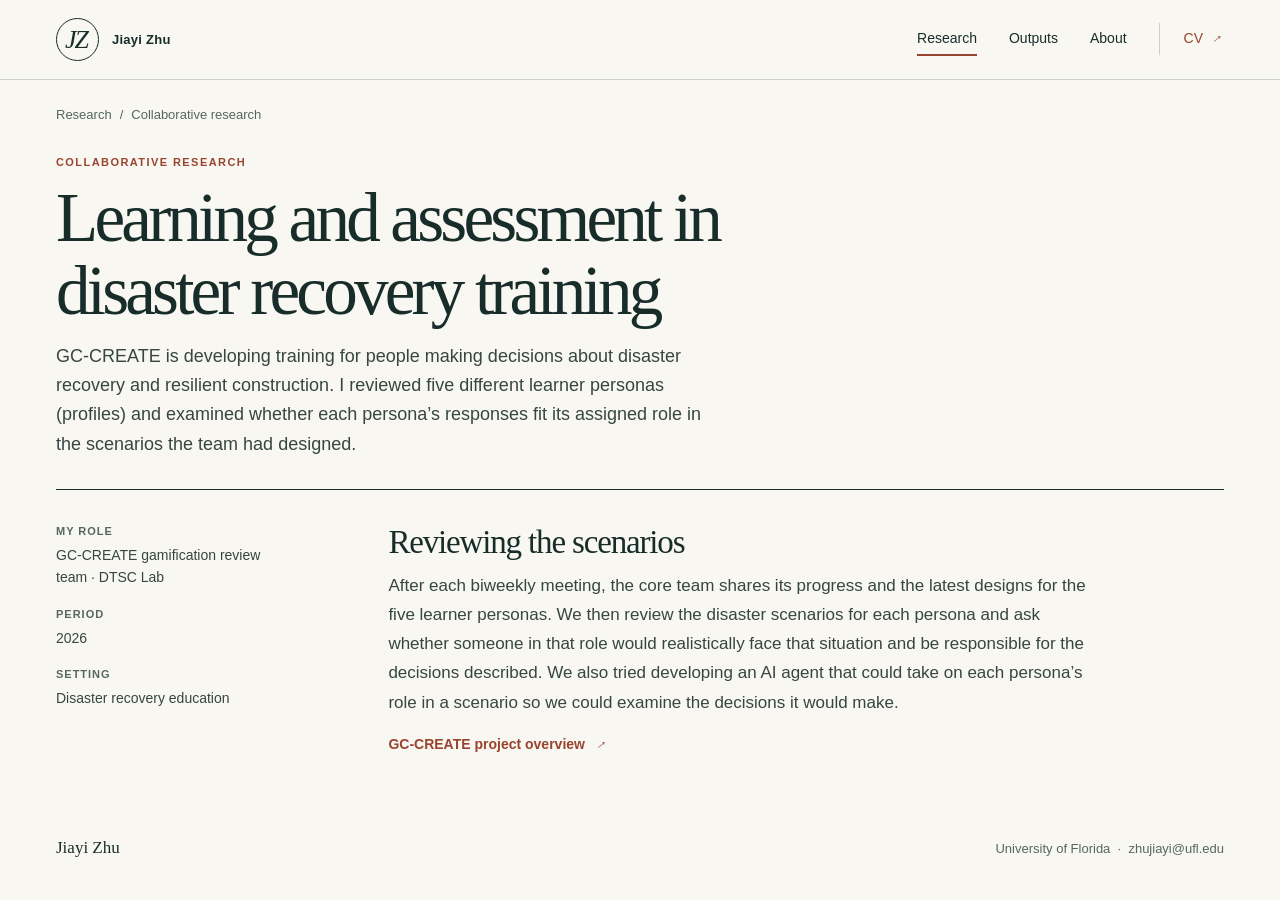
<file: research/gc-create.html>
<!doctype html>
<html lang="en"><head><meta charset="utf-8"><meta name="viewport" content="width=device-width,initial-scale=1">
<title>Learning and assessment in disaster recovery training | Jiayi Zhu</title><meta name="description" content="I reviewed disaster scenarios for five learner personas, checking whether someone in each role would face the decisions described. Our team also explored using an AI agent to simulate how each persona might respond.">
<meta name="theme-color" content="#f8f7f2"><link rel="stylesheet" href="../assets/site.css"></head>
<body><a class="skip" href="#main">Skip to content</a><header><div class="wrap top"><a href="../index.html" class="brand" aria-label="Jiayi Zhu, home"><span class="monogram" aria-hidden="true">JZ</span><span class="brand-label">Jiayi Zhu</span></a><nav aria-label="Main navigation"><a href="../research.html" aria-current="location">Research</a><a href="../outputs.html">Outputs</a><a href="../about.html">About</a><a class="cv-link" href="../assets/jiayi-zhu-cv.pdf">CV <span class="arrow ext" aria-hidden="true">→</span></a></nav></div></header>
<main id="main" class="wrap"><div class="crumb"><a href="../research.html">Research</a><span aria-hidden="true">/</span>Collaborative research</div><article><div class="article-head"><div class="kicker">Collaborative research</div><h1>Learning and assessment in disaster recovery training</h1><p class="deck">GC-CREATE is developing training for people making decisions about disaster recovery and resilient construction. I reviewed five different learner personas (profiles) and examined whether each persona’s responses fit its assigned role in the scenarios the team had designed.</p></div><div class="article-layout"><aside aria-label="Project facts"><dl class="meta"><div><dt>My role</dt><dd>GC-CREATE gamification review team · DTSC Lab</dd></div><div><dt>Period</dt><dd>2026</dd></div><div><dt>Setting</dt><dd>Disaster recovery education</dd></div></dl></aside><div class="prose"><h2>Reviewing the scenarios</h2><p>After each biweekly meeting, the core team shares its progress and the latest designs for the five learner personas. We then review the disaster scenarios for each persona and ask whether someone in that role would realistically face that situation and be responsible for the decisions described. We also tried developing an AI agent that could take on each persona’s role in a scenario so we could examine the decisions it would make.</p>
<div class="action-row" style="margin-block-start: 0.75rem">
  <a class="text-link" href="https://dcp.ufl.edu/fiber/gc-create/">GC-CREATE project overview<span class="arrow ext" aria-hidden="true">→</span></a>
</div>
</div></div></article></main><footer><div class="wrap"><strong>Jiayi Zhu</strong><span>University of Florida &nbsp;·&nbsp; <a href="mailto:zhujiayi@ufl.edu">zhujiayi@ufl.edu</a></span></div></footer></body></html>
</file>
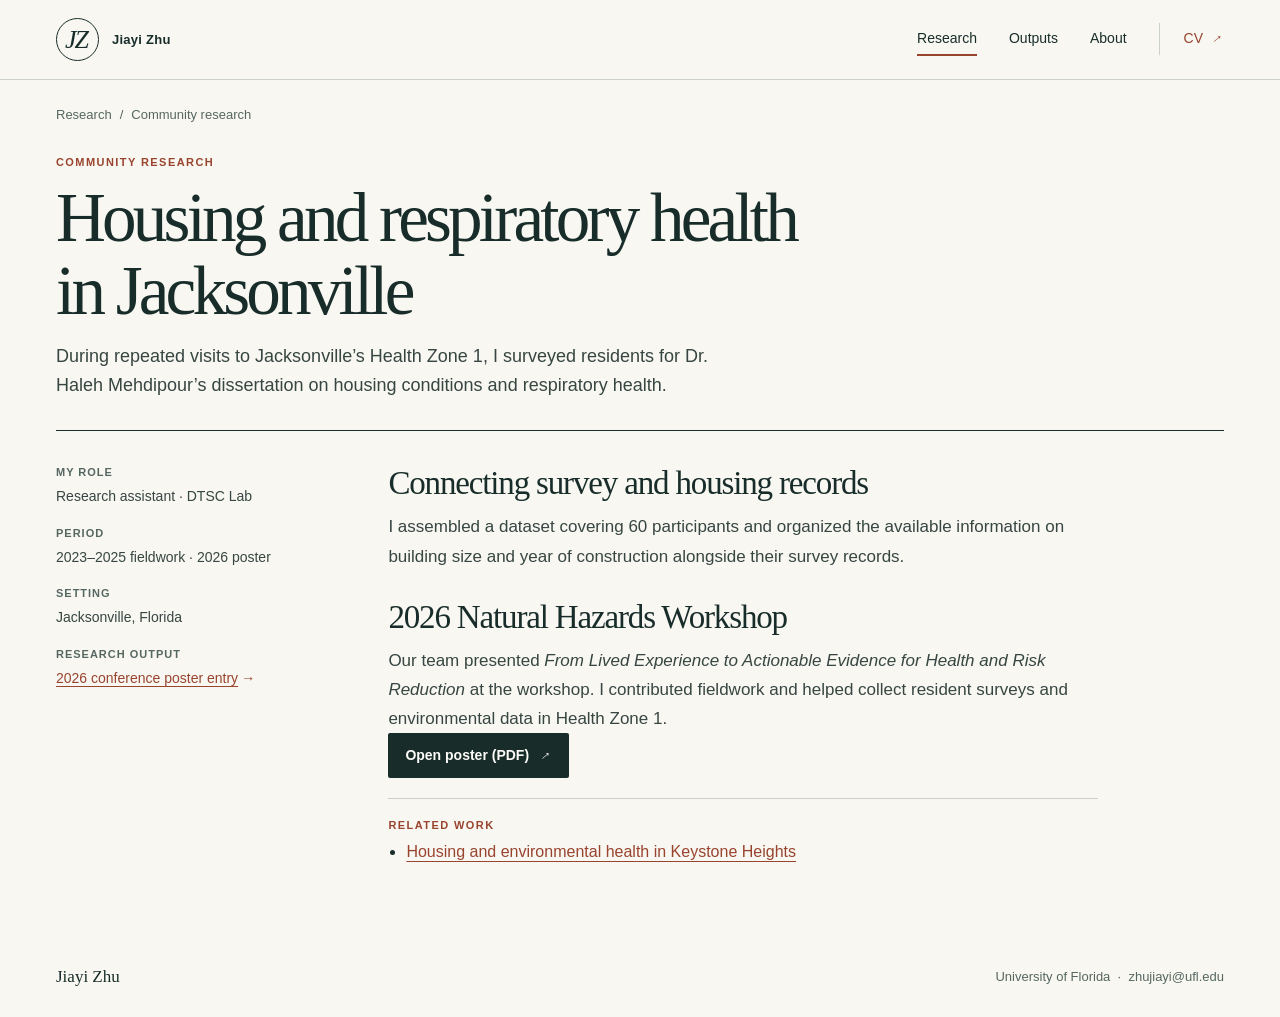
<file: research/jacksonville.html>
<!doctype html>
<html lang="en"><head><meta charset="utf-8"><meta name="viewport" content="width=device-width,initial-scale=1">
<title>Housing and respiratory health in Jacksonville | Jiayi Zhu</title><meta name="description" content="I collected resident surveys in Jacksonville’s Health Zone 1 and organized housing information for 60 participants.">
<meta name="theme-color" content="#f8f7f2"><link rel="stylesheet" href="../assets/site.css"></head>
<body><a class="skip" href="#main">Skip to content</a><header><div class="wrap top"><a href="../index.html" class="brand" aria-label="Jiayi Zhu, home"><span class="monogram" aria-hidden="true">JZ</span><span class="brand-label">Jiayi Zhu</span></a><nav aria-label="Main navigation"><a href="../research.html" aria-current="location">Research</a><a href="../outputs.html">Outputs</a><a href="../about.html">About</a><a class="cv-link" href="../assets/jiayi-zhu-cv.pdf">CV <span class="arrow ext" aria-hidden="true">→</span></a></nav></div></header>
<main id="main" class="wrap"><div class="crumb"><a href="../research.html">Research</a><span aria-hidden="true">/</span>Community research</div><article><div class="article-head"><div class="kicker">Community research</div><h1>Housing and respiratory health in Jacksonville</h1><p class="deck">During repeated visits to Jacksonville’s Health Zone 1, I surveyed residents for Dr. Haleh Mehdipour’s dissertation on housing conditions and respiratory health.</p></div><div class="article-layout"><aside aria-label="Project facts"><dl class="meta"><div><dt>My role</dt><dd>Research assistant · DTSC Lab</dd></div><div><dt>Period</dt><dd>2023–2025 fieldwork · 2026 poster</dd></div><div><dt>Setting</dt><dd>Jacksonville, Florida</dd></div><div><dt>Research output</dt><dd><a class="" href="../outputs.html#nhw-2026">2026 conference poster entry<span class="arrow" aria-hidden="true">→</span></a></dd></div></dl></aside><div class="prose"><h2>Connecting survey and housing records</h2><p>I assembled a dataset covering 60 participants and organized the available information on building size and year of construction alongside their survey records.</p><h2>2026 Natural Hazards Workshop</h2><p>Our team presented <cite>From Lived Experience to Actionable Evidence for Health and Risk Reduction</cite> at the workshop. I contributed fieldwork and helped collect resident surveys and environmental data in Health Zone 1.</p>
<div class="action-row"><a class="btn" href="../assets/nhw-2026-jacksonville.pdf">Open poster (PDF)<span class="arrow ext" aria-hidden="true">→</span></a></div><div class="related"><div class="kicker">Related work</div><ul><li><a class="" href="keystone-heights.html">Housing and environmental health in Keystone Heights</a></li></ul></div></div></div></article></main><footer><div class="wrap"><strong>Jiayi Zhu</strong><span>University of Florida &nbsp;·&nbsp; <a href="mailto:zhujiayi@ufl.edu">zhujiayi@ufl.edu</a></span></div></footer></body></html>
</file>
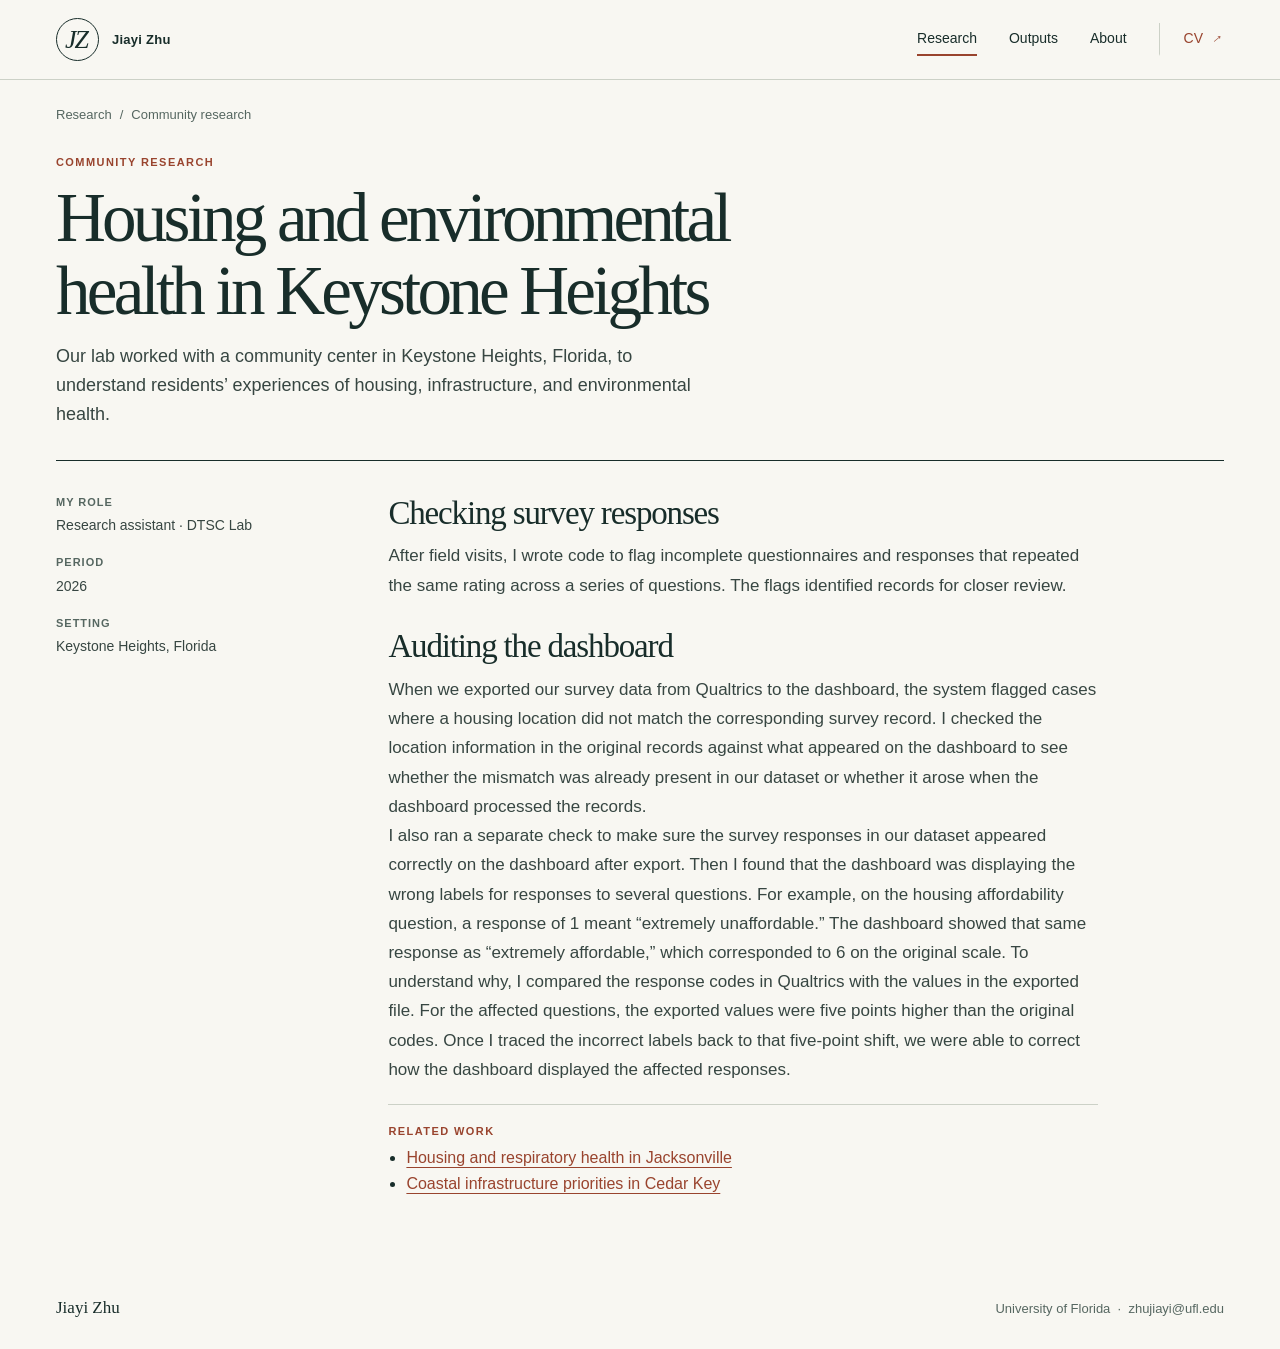
<file: research/keystone-heights.html>
<!doctype html>
<html lang="en"><head><meta charset="utf-8"><meta name="viewport" content="width=device-width,initial-scale=1">
<title>Housing and environmental health in Keystone Heights | Jiayi Zhu</title><meta name="description" content="I surveyed residents and checked their original Qualtrics responses against the project dashboard. For several questions, I traced incorrect answer labels back to a five-point shift in the exported values.">
<meta name="theme-color" content="#f8f7f2"><link rel="stylesheet" href="../assets/site.css"></head>
<body><a class="skip" href="#main">Skip to content</a><header><div class="wrap top"><a href="../index.html" class="brand" aria-label="Jiayi Zhu, home"><span class="monogram" aria-hidden="true">JZ</span><span class="brand-label">Jiayi Zhu</span></a><nav aria-label="Main navigation"><a href="../research.html" aria-current="location">Research</a><a href="../outputs.html">Outputs</a><a href="../about.html">About</a><a class="cv-link" href="../assets/jiayi-zhu-cv.pdf">CV <span class="arrow ext" aria-hidden="true">→</span></a></nav></div></header>
<main id="main" class="wrap"><div class="crumb"><a href="../research.html">Research</a><span aria-hidden="true">/</span>Community research</div><article><div class="article-head"><div class="kicker">Community research</div><h1>Housing and environmental health in Keystone Heights</h1><p class="deck">Our lab worked with a community center in Keystone Heights, Florida, to understand residents’ experiences of housing, infrastructure, and environmental health.</p></div><div class="article-layout"><aside aria-label="Project facts"><dl class="meta"><div><dt>My role</dt><dd>Research assistant · DTSC Lab</dd></div><div><dt>Period</dt><dd>2026</dd></div><div><dt>Setting</dt><dd>Keystone Heights, Florida</dd></div></dl></aside><div class="prose"><h2>Checking survey responses</h2><p>After field visits, I wrote code to flag incomplete questionnaires and responses that repeated the same rating across a series of questions. The flags identified records for closer review.</p><h2>Auditing the dashboard</h2><p>When we exported our survey data from Qualtrics to the dashboard, the system flagged cases where a housing location did not match the corresponding survey record. I checked the location information in the original records against what appeared on the dashboard to see whether the mismatch was already present in our dataset or whether it arose when the dashboard processed the records.</p><p>I also ran a separate check to make sure the survey responses in our dataset appeared correctly on the dashboard after export. Then I found that the dashboard was displaying the wrong labels for responses to several questions. For example, on the housing affordability question, a response of 1 meant “extremely unaffordable.” The dashboard showed that same response as “extremely affordable,” which corresponded to 6 on the original scale. To understand why, I compared the response codes in Qualtrics with the values in the exported file. For the affected questions, the exported values were five points higher than the original codes. Once I traced the incorrect labels back to that five-point shift, we were able to correct how the dashboard displayed the affected responses.</p><div class="related"><div class="kicker">Related work</div><ul><li><a class="" href="jacksonville.html">Housing and respiratory health in Jacksonville</a></li><li><a class="" href="cedar-key.html">Coastal infrastructure priorities in Cedar Key</a></li></ul></div></div></div></article></main><footer><div class="wrap"><strong>Jiayi Zhu</strong><span>University of Florida &nbsp;·&nbsp; <a href="mailto:zhujiayi@ufl.edu">zhujiayi@ufl.edu</a></span></div></footer></body></html>
</file>
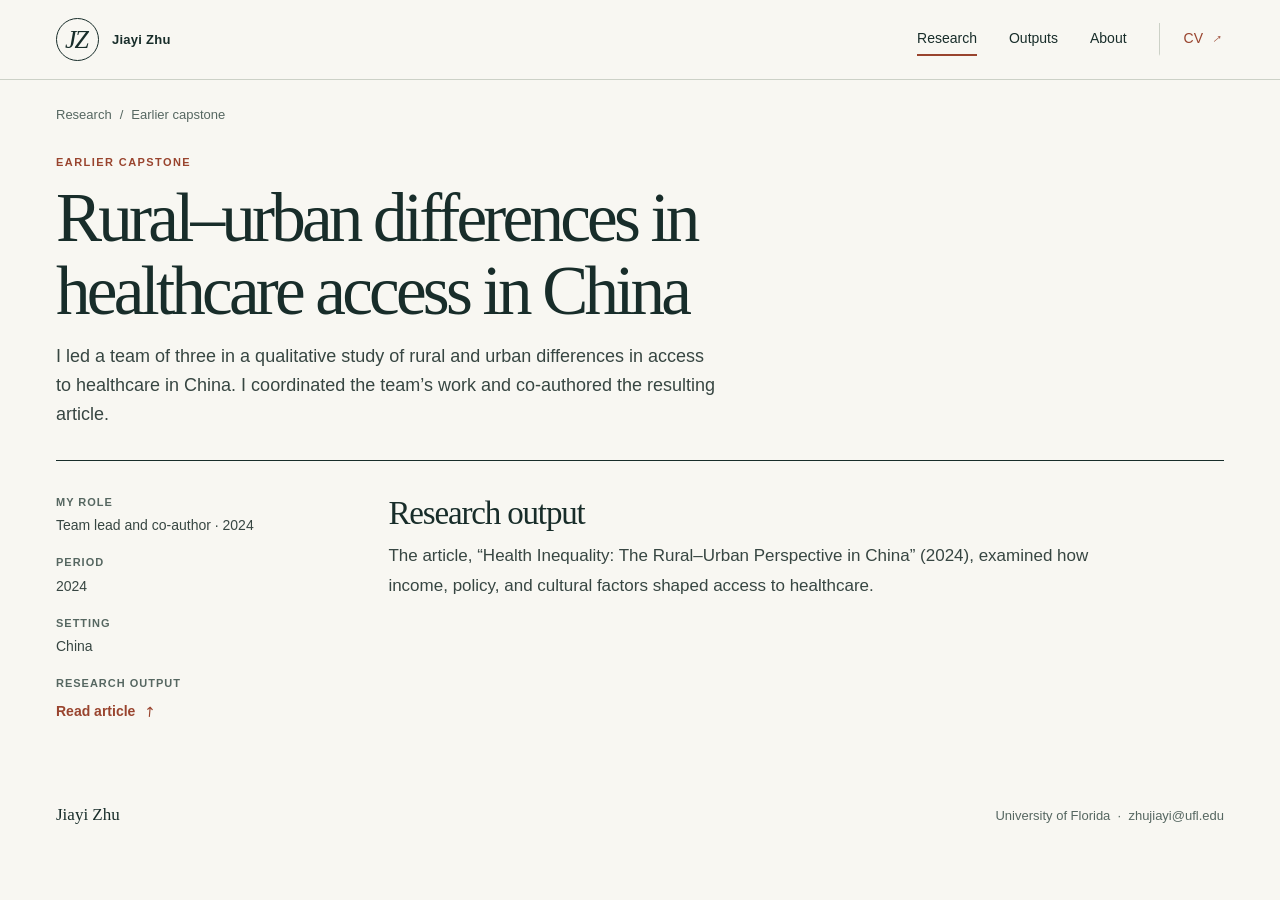
<file: research/rural-urban-health.html>
<!doctype html>
<html lang="en"><head><meta charset="utf-8"><meta name="viewport" content="width=device-width,initial-scale=1">
<title>Rural–urban differences in healthcare access in China | Jiayi Zhu</title><meta name="description" content="I led a three-person capstone team studying the economic, policy, and cultural factors associated with rural–urban differences in healthcare access.">
<meta name="theme-color" content="#f8f7f2"><link rel="stylesheet" href="../assets/site.css"></head>
<body><a class="skip" href="#main">Skip to content</a><header><div class="wrap top"><a href="../index.html" class="brand" aria-label="Jiayi Zhu, home"><span class="monogram" aria-hidden="true">JZ</span><span class="brand-label">Jiayi Zhu</span></a><nav aria-label="Main navigation"><a href="../research.html" aria-current="location">Research</a><a href="../outputs.html">Outputs</a><a href="../about.html">About</a><a class="cv-link" href="../assets/jiayi-zhu-cv.pdf">CV <span class="arrow ext" aria-hidden="true">→</span></a></nav></div></header>
<main id="main" class="wrap"><div class="crumb"><a href="../research.html">Research</a><span aria-hidden="true">/</span>Earlier capstone</div><article><div class="article-head"><div class="kicker">Earlier capstone</div><h1>Rural–urban differences in healthcare access in China</h1><p class="deck">I led a team of three in a qualitative study of rural and urban differences in access to healthcare in China. I coordinated the team’s work and co-authored the resulting article.</p></div><div class="article-layout"><aside aria-label="Project facts"><dl class="meta"><div><dt>My role</dt><dd>Team lead and co-author · 2024</dd></div><div><dt>Period</dt><dd>2024</dd></div><div><dt>Setting</dt><dd>China</dd></div><div><dt>Research output</dt><dd><a class="text-link" href="https://doi.org/10.61173/d4fqns44">Read article<span class="arrow ext" aria-hidden="true">↗</span></a></dd></div></dl></aside><div class="prose"><h2>Research output</h2><p>The article, “Health Inequality: The Rural–Urban Perspective in China” (2024), examined how income, policy, and cultural factors shaped access to healthcare.</p></div></div></article></main><footer><div class="wrap"><strong>Jiayi Zhu</strong><span>University of Florida &nbsp;·&nbsp; <a href="mailto:zhujiayi@ufl.edu">zhujiayi@ufl.edu</a></span></div></footer></body></html>
</file>
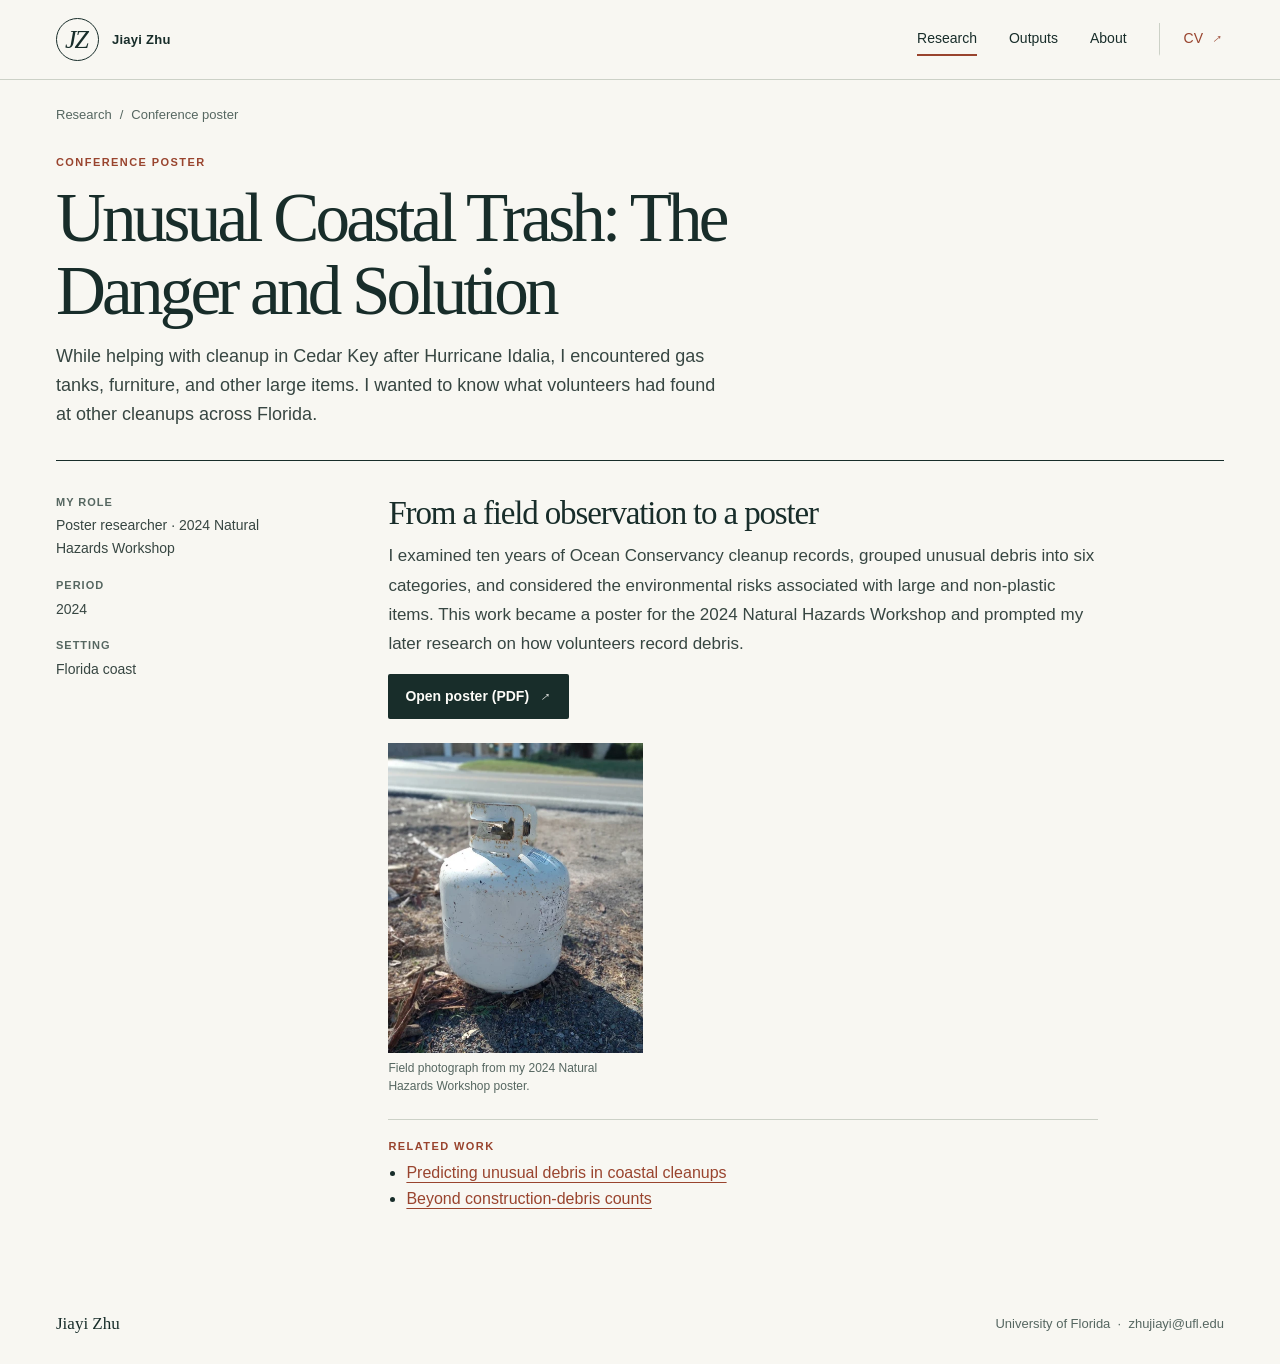
<file: research/unusual-coastal-trash.html>
<!doctype html>
<html lang="en"><head><meta charset="utf-8"><meta name="viewport" content="width=device-width,initial-scale=1">
<title>Unusual Coastal Trash: The Danger and Solution | Jiayi Zhu</title><meta name="description" content="After helping clear debris in Cedar Key, I examined ten years of Florida cleanup records to see what volunteers reported beyond familiar plastic items.">
<meta name="theme-color" content="#f8f7f2"><link rel="stylesheet" href="../assets/site.css"></head>
<body><a class="skip" href="#main">Skip to content</a><header><div class="wrap top"><a href="../index.html" class="brand" aria-label="Jiayi Zhu, home"><span class="monogram" aria-hidden="true">JZ</span><span class="brand-label">Jiayi Zhu</span></a><nav aria-label="Main navigation"><a href="../research.html" aria-current="location">Research</a><a href="../outputs.html">Outputs</a><a href="../about.html">About</a><a class="cv-link" href="../assets/jiayi-zhu-cv.pdf">CV <span class="arrow ext" aria-hidden="true">→</span></a></nav></div></header>
<main id="main" class="wrap"><div class="crumb"><a href="../research.html">Research</a><span aria-hidden="true">/</span>Conference poster</div><article><div class="article-head"><div class="kicker">Conference poster</div><h1>Unusual Coastal Trash: The Danger and Solution</h1><p class="deck">While helping with cleanup in Cedar Key after Hurricane Idalia, I encountered gas tanks, furniture, and other large items. I wanted to know what volunteers had found at other cleanups across Florida.</p></div><div class="article-layout"><aside aria-label="Project facts"><dl class="meta"><div><dt>My role</dt><dd>Poster researcher · 2024 Natural Hazards Workshop</dd></div><div><dt>Period</dt><dd>2024</dd></div><div><dt>Setting</dt><dd>Florida coast</dd></div></dl></aside><div class="prose"><h2>From a field observation to a poster</h2><p>I examined ten years of Ocean Conservancy cleanup records, grouped unusual debris into six categories, and considered the environmental risks associated with large and non-plastic items. This work became a poster for the 2024 Natural Hazards Workshop and prompted my later research on how volunteers record debris.</p>
<div class="action-row" style="margin-block-start: 1rem">
  <a class="btn" href="../assets/nhw-2024-coastal-trash.pdf">Open poster (PDF)<span class="arrow ext" aria-hidden="true">→</span></a>
</div>
<figure class="post-photo"><img src="../assets/nhw-2024-gas-tank.webp" alt="Discarded gas tank among storm debris" loading="lazy"><figcaption>Field photograph from my 2024 Natural Hazards Workshop poster.</figcaption></figure><div class="related"><div class="kicker">Related work</div><ul><li><a class="" href="unusual-debris-modeling.html">Predicting unusual debris in coastal cleanups</a></li><li><a class="" href="construction-debris.html">Beyond construction-debris counts</a></li></ul></div></div></div></article></main><footer><div class="wrap"><strong>Jiayi Zhu</strong><span>University of Florida &nbsp;·&nbsp; <a href="mailto:zhujiayi@ufl.edu">zhujiayi@ufl.edu</a></span></div></footer></body></html>
</file>
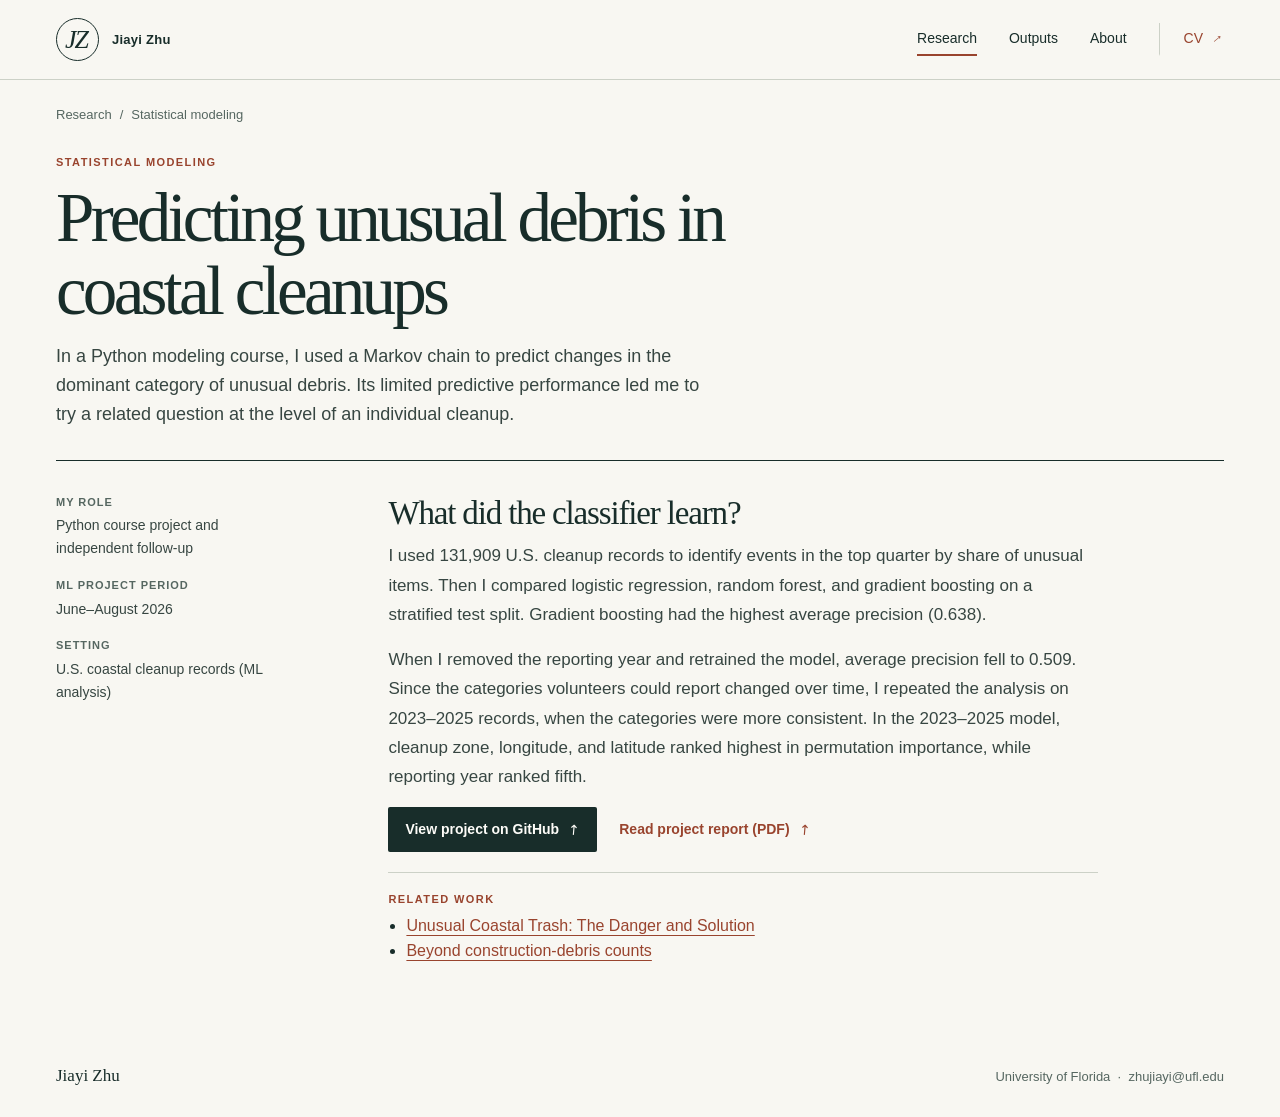
<file: research/unusual-debris-modeling.html>
<!doctype html>
<html lang="en"><head><meta charset="utf-8"><meta name="viewport" content="width=device-width,initial-scale=1">
<title>Predicting unusual debris in coastal cleanups | Jiayi Zhu</title><meta name="description" content="A prediction model for unusual coastal debris relied heavily on reporting year. I tested how its performance changed when I removed that variable.">
<meta name="theme-color" content="#f8f7f2"><link rel="stylesheet" href="../assets/site.css">
<style>
  .prose > p + p,
  .prose > p + .action-row {
    margin-block-start: 1rem;
  }
</style>
</head>
<body><a class="skip" href="#main">Skip to content</a><header><div class="wrap top"><a href="../index.html" class="brand" aria-label="Jiayi Zhu, home"><span class="monogram" aria-hidden="true">JZ</span><span class="brand-label">Jiayi Zhu</span></a><nav aria-label="Main navigation"><a href="../research.html" aria-current="location">Research</a><a href="../outputs.html">Outputs</a><a href="../about.html">About</a><a class="cv-link" href="../assets/jiayi-zhu-cv.pdf">CV <span class="arrow ext" aria-hidden="true">→</span></a></nav></div></header>
<main id="main" class="wrap"><div class="crumb"><a href="../research.html">Research</a><span aria-hidden="true">/</span>Statistical modeling</div><article><div class="article-head"><div class="kicker">Statistical modeling</div><h1>Predicting unusual debris in coastal cleanups</h1><p class="deck">In a Python modeling course, I used a Markov chain to predict changes in the dominant category of unusual debris. Its limited predictive performance led me to try a related question at the level of an individual cleanup.</p></div><div class="article-layout"><aside aria-label="Project facts"><dl class="meta"><div><dt>My role</dt><dd>Python course project and independent follow-up</dd></div><div><dt>ML project period</dt><dd>June–August 2026</dd></div><div><dt>Setting</dt><dd>U.S. coastal cleanup records (ML analysis)</dd></div></dl></aside><div class="prose"><h2>What did the classifier learn?</h2><p>I used 131,909 U.S. cleanup records to identify events in the top quarter by share of unusual items. Then I compared logistic regression, random forest, and gradient boosting on a stratified test split. Gradient boosting had the highest average precision (0.638).</p>
<p>When I removed the reporting year and retrained the model, average precision fell to 0.509. Since the categories volunteers could report changed over time, I repeated the analysis on 2023–2025 records, when the categories were more consistent. In the 2023–2025 model, cleanup zone, longitude, and latitude ranked highest in permutation importance, while reporting year ranked fifth.</p>
<div class="action-row"><a class="btn" href="https://github.com/JYZ4396/unusual-coastal-trash-ml">View project on GitHub<span class="arrow ext" aria-hidden="true">↗</span></a><a class="text-link" href="https://github.com/JYZ4396/unusual-coastal-trash-ml/blob/main/reports/Report%20for%20Unusual%20Coastal%20Trash%20Machine%20Learning%20Project.pdf">Read project report (PDF)<span class="arrow ext" aria-hidden="true">↗</span></a></div><div class="related"><div class="kicker">Related work</div><ul><li><a class="" href="unusual-coastal-trash.html">Unusual Coastal Trash: The Danger and Solution</a></li><li><a class="" href="construction-debris.html">Beyond construction-debris counts</a></li></ul></div></div></div></article></main><footer><div class="wrap"><strong>Jiayi Zhu</strong><span>University of Florida &nbsp;·&nbsp; <a href="mailto:zhujiayi@ufl.edu">zhujiayi@ufl.edu</a></span></div></footer></body></html>
</file>
<file: assets/site.css>
:root {
  --paper:#f8f7f2; --white:#fdfcf8; --ink:#182d2a; --body:#374642; --muted:#566761;
  --line:#ccd1c7; --wash:#edf0e8; --accent:#99442e; --serif:Georgia,"Times New Roman",serif;
  --sans:"Segoe UI",Arial,Helvetica,sans-serif; --max:1232px;
}
* {box-sizing:border-box}
html {scroll-padding-top:1rem}
body {margin:0;background:var(--paper);color:var(--ink);font:16px/1.62 var(--sans);-webkit-font-smoothing:antialiased}
a {color:inherit;text-decoration-thickness:1px;text-underline-offset:.24em}
a:hover {color:var(--accent)}
a:focus-visible,summary:focus-visible {outline:3px solid #bd6748;outline-offset:5px}
.skip {position:fixed;left:10px;top:-7rem;z-index:9;background:var(--white);padding:10px 16px}.skip:focus{top:6px}
.wrap {width:min(var(--max),calc(100% - 112px));margin-inline:auto}
header {border-bottom:1px solid var(--line);background:var(--paper)}
.top {min-height:79px;display:flex;align-items:center;justify-content:space-between;gap:30px}
.brand {display:flex;align-items:center;gap:13px;text-decoration:none}
.monogram {font:italic 26px/1 var(--serif);letter-spacing:-2px;width:43px;height:43px;border:1px solid var(--ink);border-radius:50%;display:grid;place-items:center;padding-right:3px}
.brand-label {font-size:13px;font-weight:600;letter-spacing:.02em}
nav {display:flex;align-items:center;gap:32px}nav a {font-size:14px;text-decoration:none;line-height:2.2;border-bottom:2px solid transparent}
nav a[aria-current="page"] {border-color:var(--accent);font-weight:650}
nav .cv-link {border-left:1px solid var(--line);padding-left:24px;color:var(--accent)}
.arrow {display:inline-block;font-family:Arial,sans-serif;margin-left:.22em;font-weight:400}
.hero {display:grid;grid-template-columns: minmax(0,1fr) minmax(0,1.05fr);gap:clamp(36px,5.5vw,86px);align-items:center;padding-block:46px 44px;border-bottom:1px solid var(--ink)}
.eyebrow,.kicker {font:650 11px/1.5 var(--sans);letter-spacing:.13em;text-transform:uppercase;color:var(--accent)}
.hero .eyebrow {display:flex;align-items:center;gap:11px}
.hero .eyebrow::before {content:"";width:31px;height:1px;background:var(--accent)}
h1,h2,h3,p,figure {margin:0}h1,h2,h3 {font-family:var(--serif);font-weight:400}
.hero h1 {font-size:clamp(68px,7.3vw,104px);line-height:1.04;letter-spacing:-.066em;margin:14px 0 7px}
.field {font:italic clamp(21px,2.3vw,31px)/1.35 var(--serif);color:#4c625a;letter-spacing:-.018em}
.hero-copy {font-size:clamp(16px,1.25vw,19px);line-height:1.62;max-width:33em;color:var(--body);margin:23px 0 25px}
.hero-actions,.action-row {display:flex;align-items:center;gap:22px;flex-wrap:wrap}
.btn,.text-link {display:inline-flex;align-items:center;gap:6px;font-size:14px;font-weight:600;text-decoration:none}
.btn {border-radius:2px;background:var(--ink);color:var(--white);padding:11px 17px}
.btn:hover {background:#365047;color:white}.text-link {color:var(--accent);padding-block:4px}.text-link:hover {text-decoration:underline}
.plate {position:relative}
.hero-image {width:100%;display:block;aspect-ratio:1.64;object-fit:cover;background:#d6ded0}
figcaption {font-size:12px;color:var(--muted);line-height:1.45}
.plate figcaption {display:flex;align-items:baseline;justify-content:space-between;gap:9px;margin-top:8px}
.plate .cap {font-family:var(--serif);font-style:italic;font-size:14px;color:var(--body)}
.block {padding:36px 0 42px;border-bottom:1px solid var(--line)}
.section-title {display:flex;justify-content:space-between;align-items:baseline;gap:18px;margin-bottom:21px}
.section-title h2,.list-title {font-size:clamp(32px,3.3vw,47px);letter-spacing:-.045em;line-height:1.18}
.feature {display:grid;grid-template-columns:minmax(0,1.18fr) minmax(0,.82fr);align-items:center;gap:clamp(20px,5vw,65px);border:1px solid var(--line);background:var(--white);padding:clamp(20px,2.1vw,32px) clamp(20px,2.7vw,39px)}
.feature h3 {font-size:clamp(29px,3.15vw,45px);line-height:1.1;letter-spacing:-.04em;margin:9px 0 11px}
.title-link {text-decoration:none}.title-link:hover{text-decoration:underline;text-decoration-thickness:1px}
.feature p,.mini p,.listing-copy,.about-text p {color:var(--body)}.feature p {max-width:36em;margin-bottom:13px}
.fig-mini {margin:0;display:block;max-width:465px;justify-self:stretch}.fig-mini img{display:block;width:100%;height:auto}.fig-mini figcaption{text-align:center;margin-top:1px}
.mini-grid {display:grid;grid-template-columns:1fr 1fr;gap:44px;margin-top:22px}
.mini {border-top:1px solid var(--line);padding-top:17px}.mini h3{font-size:clamp(24px,2.3vw,33px);letter-spacing:-.03em;line-height:1.17;margin:6px 0}
.mini p {font-size:15px;max-width:47ch}
.pubrow {display:grid;grid-template-columns:75px minmax(0,1fr) auto;gap:20px;align-items:baseline;border-top:1px solid var(--line);padding:15px 0}
.year {color:var(--muted);font-size:14px;font-variant-numeric:tabular-nums}.pubrow .pubname {font:20px/1.37 var(--serif);text-decoration:none}.pubrow .pubname:hover{text-decoration:underline}
.pub-type {font-size:12px;color:var(--muted)}
footer .wrap {display:flex;justify-content:space-between;align-items:center;padding-block:27px;gap:18px;flex-wrap:wrap;color:var(--muted);font-size:13px}
footer strong {font-family:var(--serif);font-weight:400;font-size:17px;color:var(--ink)}footer a {text-decoration:none}
.page-head {padding:46px 0 32px;border-bottom:1px solid var(--ink)}.page-head h1,.article-head h1 {font-size:clamp(44px,6.2vw,78px);letter-spacing:-.055em;line-height:1.06;margin:6px 0 15px}
.deck {max-width:47em;font-size:18px;color:var(--body)}
.indexgroup,.outputgroup {display:grid;grid-template-columns:minmax(175px,.42fr) minmax(0,1fr);gap:50px;padding:35px 0;border-bottom:1px solid var(--line)}
.indexgroup>h2,.outputgroup>h2,.about-label {font-size:clamp(25px,3vw,38px);line-height:1.17;letter-spacing:-.035em}
.indexitem,.output {border-bottom:1px solid var(--line);padding:20px 0}.indexitem:first-child,.output:first-child{padding-top:2px}.indexitem:last-child,.output:last-child {border:0;padding-bottom:0}
.indexitem h3,.output h3 {font-size:clamp(24px,2.8vw,32px);line-height:1.2;letter-spacing:-.03em;margin:4px 0 6px}
.indexitem p,.output p {max-width:61ch;font-size:16px;color:var(--body)}.indexitem a,.output h3 a {text-decoration:none}.indexitem a:hover,.output h3 a:hover{text-decoration:underline}
.output .action-row{margin-top:9px}.thumb {margin-top:14px;display:block;max-width:278px}.thumb img {width:100%;height:auto;display:block;border:1px solid var(--line)}
.crumb {font-size:13px;color:var(--muted);margin:24px 0 20px}.crumb a{text-decoration:none}.crumb span{margin-inline:8px}
.article-head {max-width:1000px;padding:9px 0 30px}.article-head h1{font-size:clamp(43px,5.4vw,73px);max-width:22ch;margin:10px 0 15px}
.article-head .deck {max-width:66ch}.article-layout {display:grid;grid-template-columns:230px minmax(0,710px);gap:clamp(40px,8vw,110px);border-top:1px solid var(--ink);padding:33px 0 48px}
aside {font-size:14px}.meta {margin:0;display:grid;gap:17px}.meta dt{font-size:11px;font-weight:bold;text-transform:uppercase;letter-spacing:.09em;color:var(--muted)}.meta dd{margin:3px 0 0;color:var(--body)}.meta a{color:var(--accent)}
.prose h2 {font-size:clamp(24px,2.7vw,33px);letter-spacing:-.035em;line-height:1.18;margin:27px 0 9px}.prose h2:first-child {margin-top:0}
.prose p,.about-text p {font-size:17px;color:var(--body);line-height:1.72}
.fullfig {margin:25px 0 32px;background:var(--white);border:1px solid var(--line);padding:clamp(14px,2vw,28px)}.fullfig img{display:block;width:min(530px,100%);height:auto;margin:auto}.fullfig figcaption{margin-top:12px}
.related {padding:18px 0;margin-top:20px;border-top:1px solid var(--line)}.related ul{padding-left:18px;margin:5px 0}.related a{color:var(--accent)}
.about-text p+p{margin-top:12px}.about-text .btn{margin-top:18px}
@media(min-width:1500px){.hero{padding-block:55px}.hero h1{font-size:104px}}
@media(max-width:940px){.wrap{width:calc(100% - 64px)}.hero{gap:32px}.hero h1{font-size:72px}.hero-copy{font-size:16px}.hero-image{aspect-ratio:1.3}.feature{gap:15px}.article-layout{grid-template-columns:180px minmax(0,1fr);gap:34px}.indexgroup,.outputgroup{gap:28px}.plate figcaption{flex-wrap:wrap;gap:2px 12px}}
@media(max-width:700px){.wrap{width:calc(100% - 38px)}.top{min-height:64px;gap:8px}.brand{gap:8px}.monogram{width:34px;height:34px;font-size:21px}.brand-label{display:none}nav{gap:15px}nav a{font-size:13px}nav .cv-link{padding-left:11px}.hero{grid-template-columns:1fr;gap:27px;padding:32px 0 27px}.hero .eyebrow{font-size:10px}.hero h1{font-size:68px;margin:12px 0 3px}.field{font-size:24px}.hero-copy{margin:13px 0 18px;max-width:40ch}.hero-image{aspect-ratio:1.8}.plate figcaption{gap:3px 9px}.section-title{align-items:center;margin-bottom:16px}.section-title h2{font-size:32px}.section-title .text-link{font-size:12px}.feature{grid-template-columns:1fr;padding:20px;gap:12px}.fig-mini{max-width:360px;width:100%;justify-self:center}.feature h3{font-size:32px}.mini-grid{grid-template-columns:1fr;gap:18px}.mini h3{font-size:26px}.block{padding-block:27px}.pubrow{grid-template-columns:42px 1fr;gap:2px 10px;padding-block:13px}.pub-type{grid-column:2}.pubrow .pubname{font-size:19px}.indexgroup,.outputgroup{grid-template-columns:1fr;gap:16px;padding:26px 0}.indexgroup>h2,.outputgroup>h2{font-size:26px}.indexitem h3,.output h3{font-size:24px}.page-head{padding:30px 0 24px}.page-head h1{font-size:50px}.deck{font-size:16px}.article-layout{grid-template-columns:1fr;gap:25px;padding-top:19px}.meta{display:flex;flex-wrap:wrap;gap:12px 25px}.meta dd{max-width:40ch}.article-head{padding:2px 0 23px}.prose p,.about-text p{font-size:16px}.pubrow .text-link{font-size:13px}}
@media(max-width:355px){nav{gap:10px}.wrap{width:calc(100% - 28px)}.section-title{flex-wrap:wrap;gap:5px}}
@media print{header,footer,.skip,.hero-actions{display:none}.wrap{width:100%}body{background:white;color:black}.article-layout,.indexgroup,.outputgroup{display:block}}
.hero-image{height:auto;aspect-ratio:1440/1050;object-fit:contain;border:1px solid #bbc1b3}
.post-photo{max-width:255px;margin:24px 0}.post-photo img{display:block;width:100%;height:auto}.post-photo figcaption{margin-top:7px}
@media(min-width:1000px){.plate{max-width:565px;width:100%;justify-self:end}}
@media(max-width:700px){.hero-image{aspect-ratio:1440/1050}.plate{width:100%;max-width:540px}}

.arrow.ext{transform:rotate(-40deg)}
nav a[aria-current="location"]{border-color:var(--accent)}

.mobile-study-map {display:none}
@media(max-width:700px){.hero .plate {display:none}.mobile-study-map {display:block;margin:22px auto 0}}
</file>
